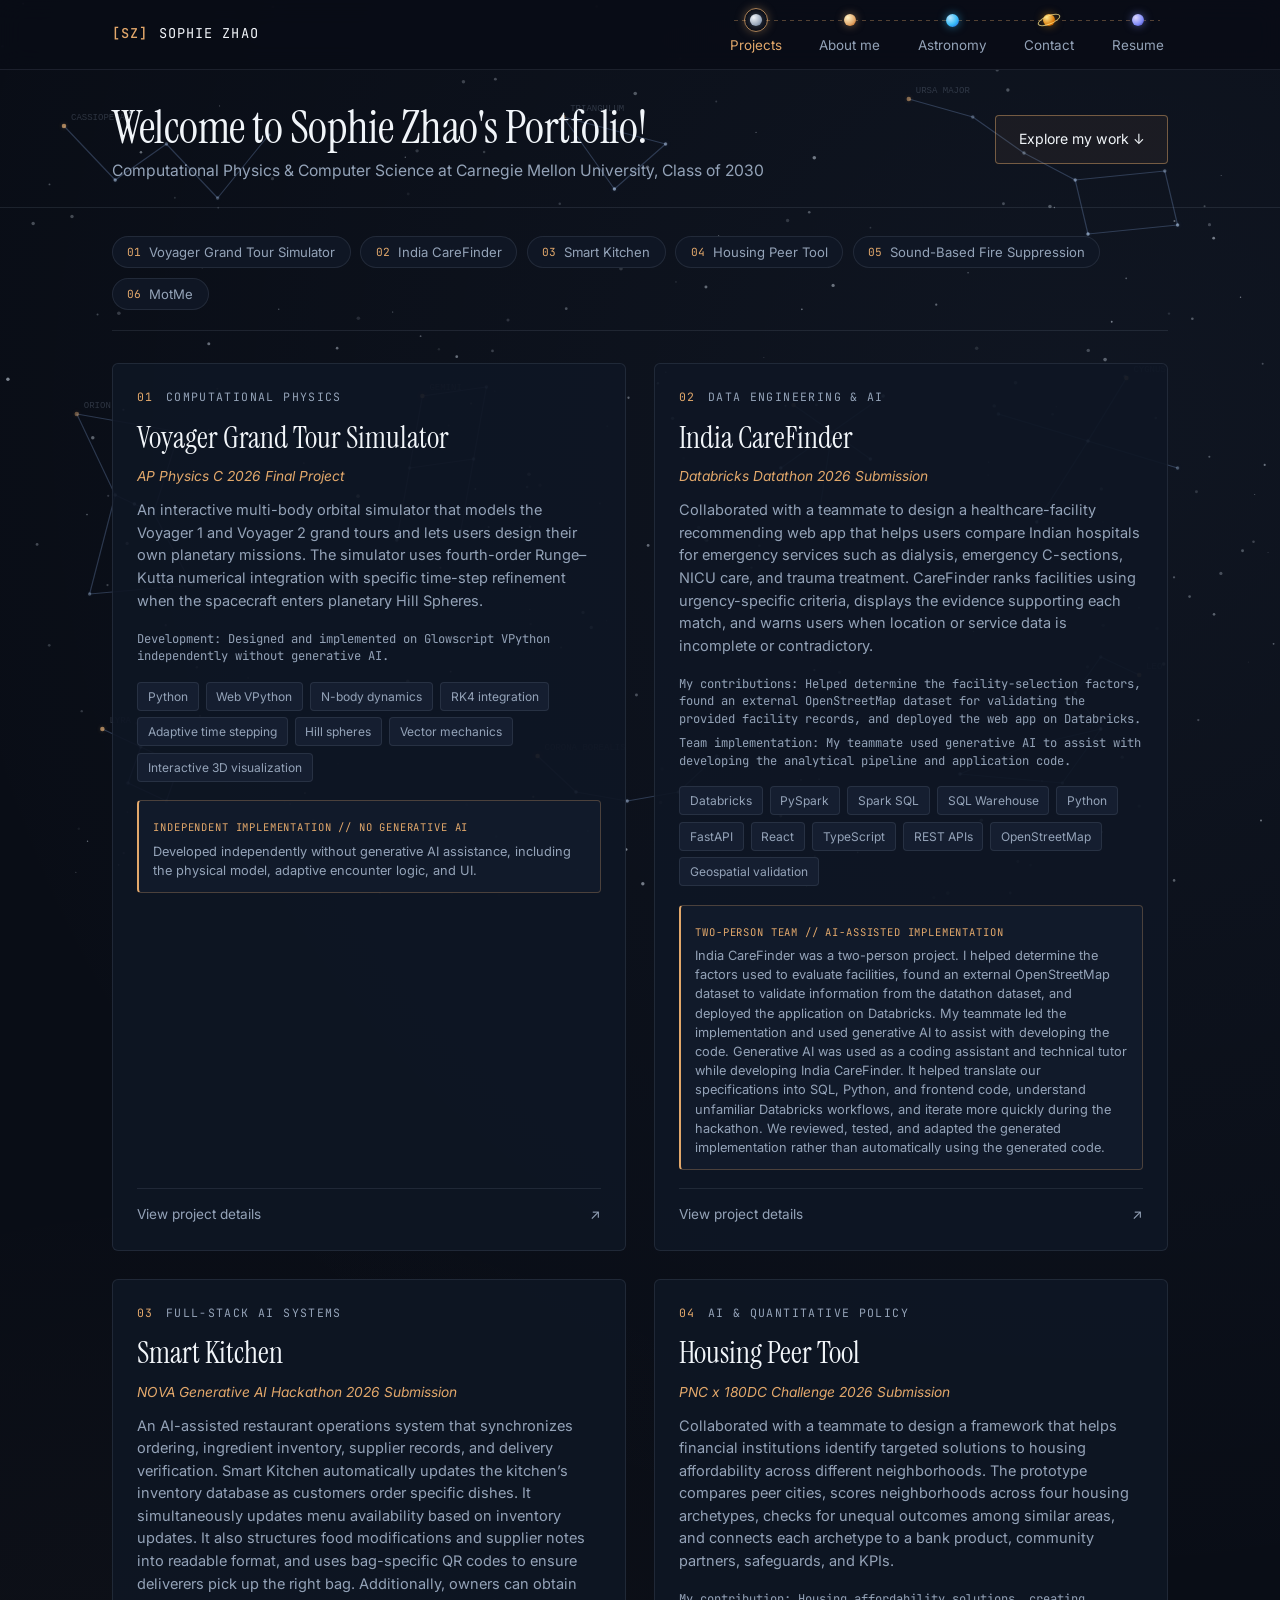
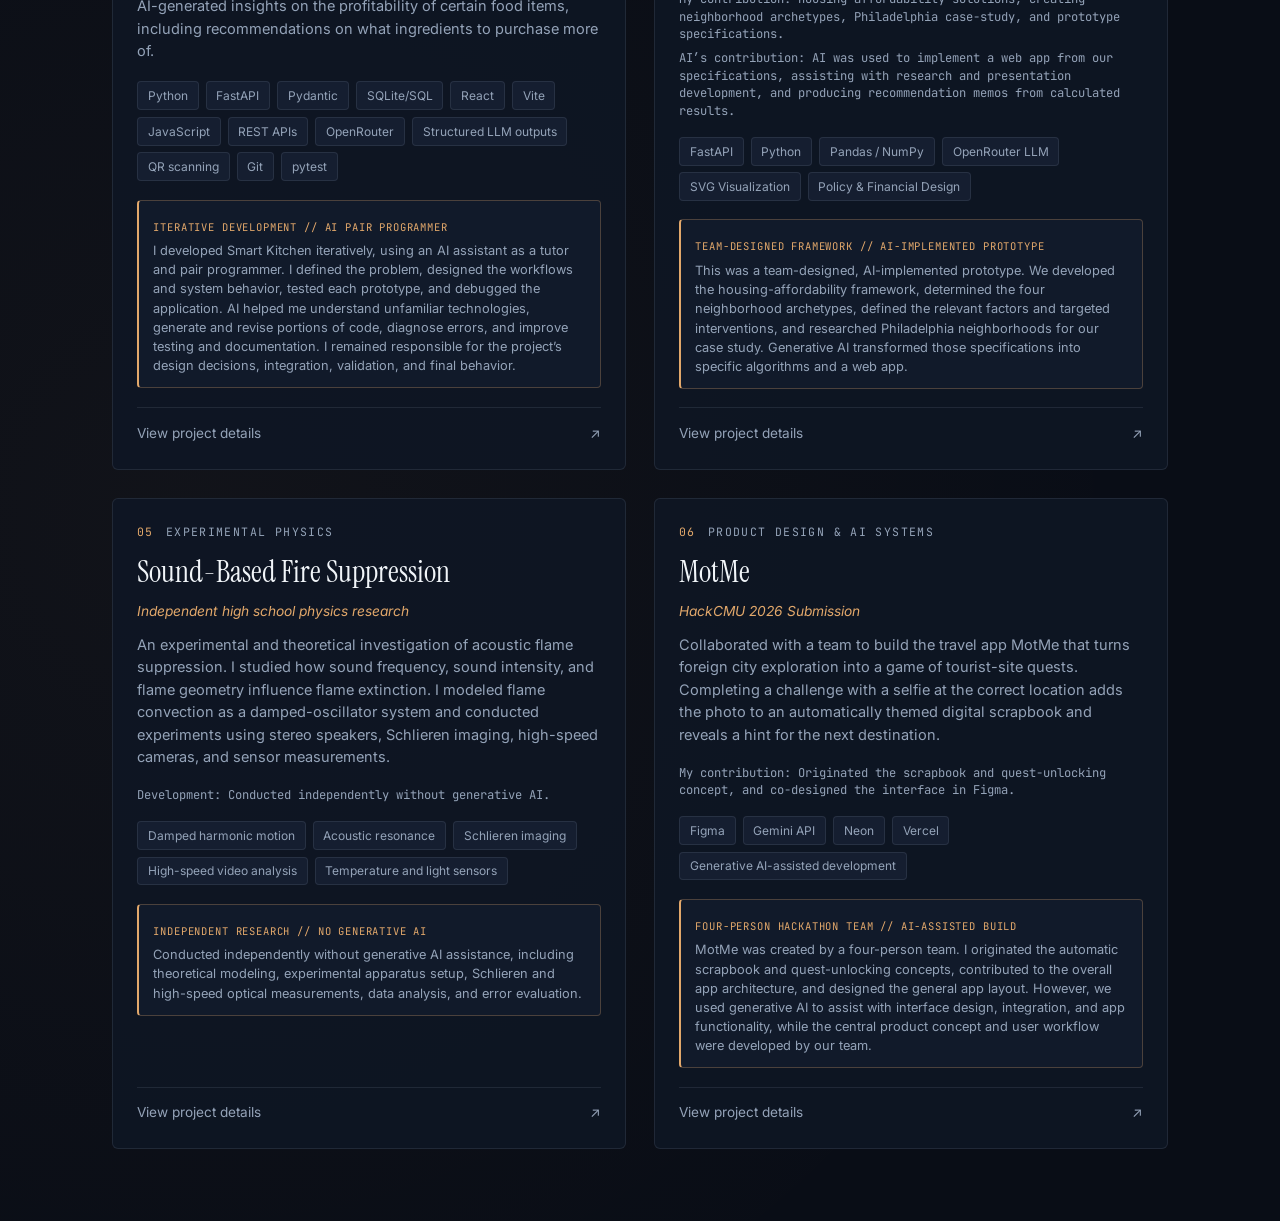
<file: index.html>
<!DOCTYPE html>
<html lang="en">
<head>
  <meta charset="UTF-8">
  <meta name="viewport" content="width=device-width, initial-scale=1.0">
  <title>Sophie Zhao | Portfolio</title>
  <link rel="stylesheet" href="style.css?v=36">
</head>
<body>
  <header>
    <div class="container nav-wrapper">
      <a href="index.html" class="brand">
        <span class="brand-badge">[SZ]</span>
        <span>SOPHIE ZHAO</span>
      </a>
      <nav>
        <a href="index.html" class="active">Projects</a>
        <a href="about.html">About me</a>
        <a href="astronomy.html">Astronomy</a>
        <a href="contact.html">Contact</a>
        <a href="resume.html">Resume</a>
      </nav>
    </div>
  </header>

  <main>
    <section class="hero hero-compact">
      <div class="container hero-horizontal">
        <div class="hero-horizontal-text">
          <h1 class="serif-title">Welcome to Sophie Zhao's Portfolio!</h1>
          <p class="hero-sub">
            Computational Physics &amp; Computer Science at Carnegie Mellon University, Class of 2030
          </p>
        </div>
        <a href="#selected-work" class="btn-outline hero-cta">Explore my work &darr;</a>
      </div>
    </section>

    <section id="selected-work" class="section-block">
      <div class="container">
        <!-- Quick-Jump Project Index Tabs -->
        <div id="project-jump-tabs" class="project-jump-tabs" aria-label="Jump to project"></div>

        <div id="projects-container" class="projects-grid"></div>
      </div>
    </section>
  </main>

  <script src="projects-data.js?v=36"></script>
  <script>
    const jumpTabsContainer = document.getElementById("project-jump-tabs");
    const container = document.getElementById("projects-container");

    Object.entries(PROJECTS).forEach(([slug, p]) => {
      const tabBtn = document.createElement("button");
      tabBtn.type = "button";
      tabBtn.className = "jump-tab";
      tabBtn.innerHTML = `<span class="jump-num">${p.number}</span><span>${p.title}</span>`;
      tabBtn.addEventListener("click", () => {
        document.querySelectorAll(".jump-tab").forEach(t => t.classList.remove("active"));
        tabBtn.classList.add("active");

        const targetCard = document.getElementById(`card-${slug}`);
        if (targetCard) {
          targetCard.scrollIntoView({ behavior: "smooth", block: "center" });
          targetCard.classList.remove("card-highlight-pulse");
          void targetCard.offsetWidth;
          targetCard.classList.add("card-highlight-pulse");
        }
      });
      jumpTabsContainer.appendChild(tabBtn);

      const skillsHtml = p.skills.map(s => `<span class="skill-pill">${s}</span>`).join("");
      const cardNotesHtml = (p.cardNotes && p.cardNotes.length > 0)
        ? `<div class="card-notes-list">${p.cardNotes.map(n => `<p class="card-dev-note">${n}</p>`).join("")}</div>`
        : "";
      const aiTransparencyHtml = p.aiTransparency
        ? `
          <div class="card-ai-box">
            <span class="card-ai-badge">${p.aiTransparency.badge}</span>
            <p class="card-ai-text">${p.aiTransparency.paragraphs.join(" ")}</p>
          </div>
        `
        : "";

      container.innerHTML += `
        <a id="card-${slug}" href="project.html?id=${slug}" class="project-card">
          <div>
            <div class="card-meta">
              <span class="mono-label mono-amber">${p.number}</span>
              <span class="mono-label">${p.category}</span>
            </div>
            <h3>${p.title}</h3>
            <p class="card-subtitle">${p.subtitle}</p>
            <p class="card-desc">${p.cardSummary}</p>
            ${cardNotesHtml}
            <div class="skill-pills">${skillsHtml}</div>
            ${aiTransparencyHtml}
          </div>
          <div class="card-footer">
            <span>View project details</span>
            <span>&nearr;</span>
          </div>
        </a>
      `;
    });
  </script>
  <script src="physics-interactions.js?v=36"></script>
</body>
</html>
</file>
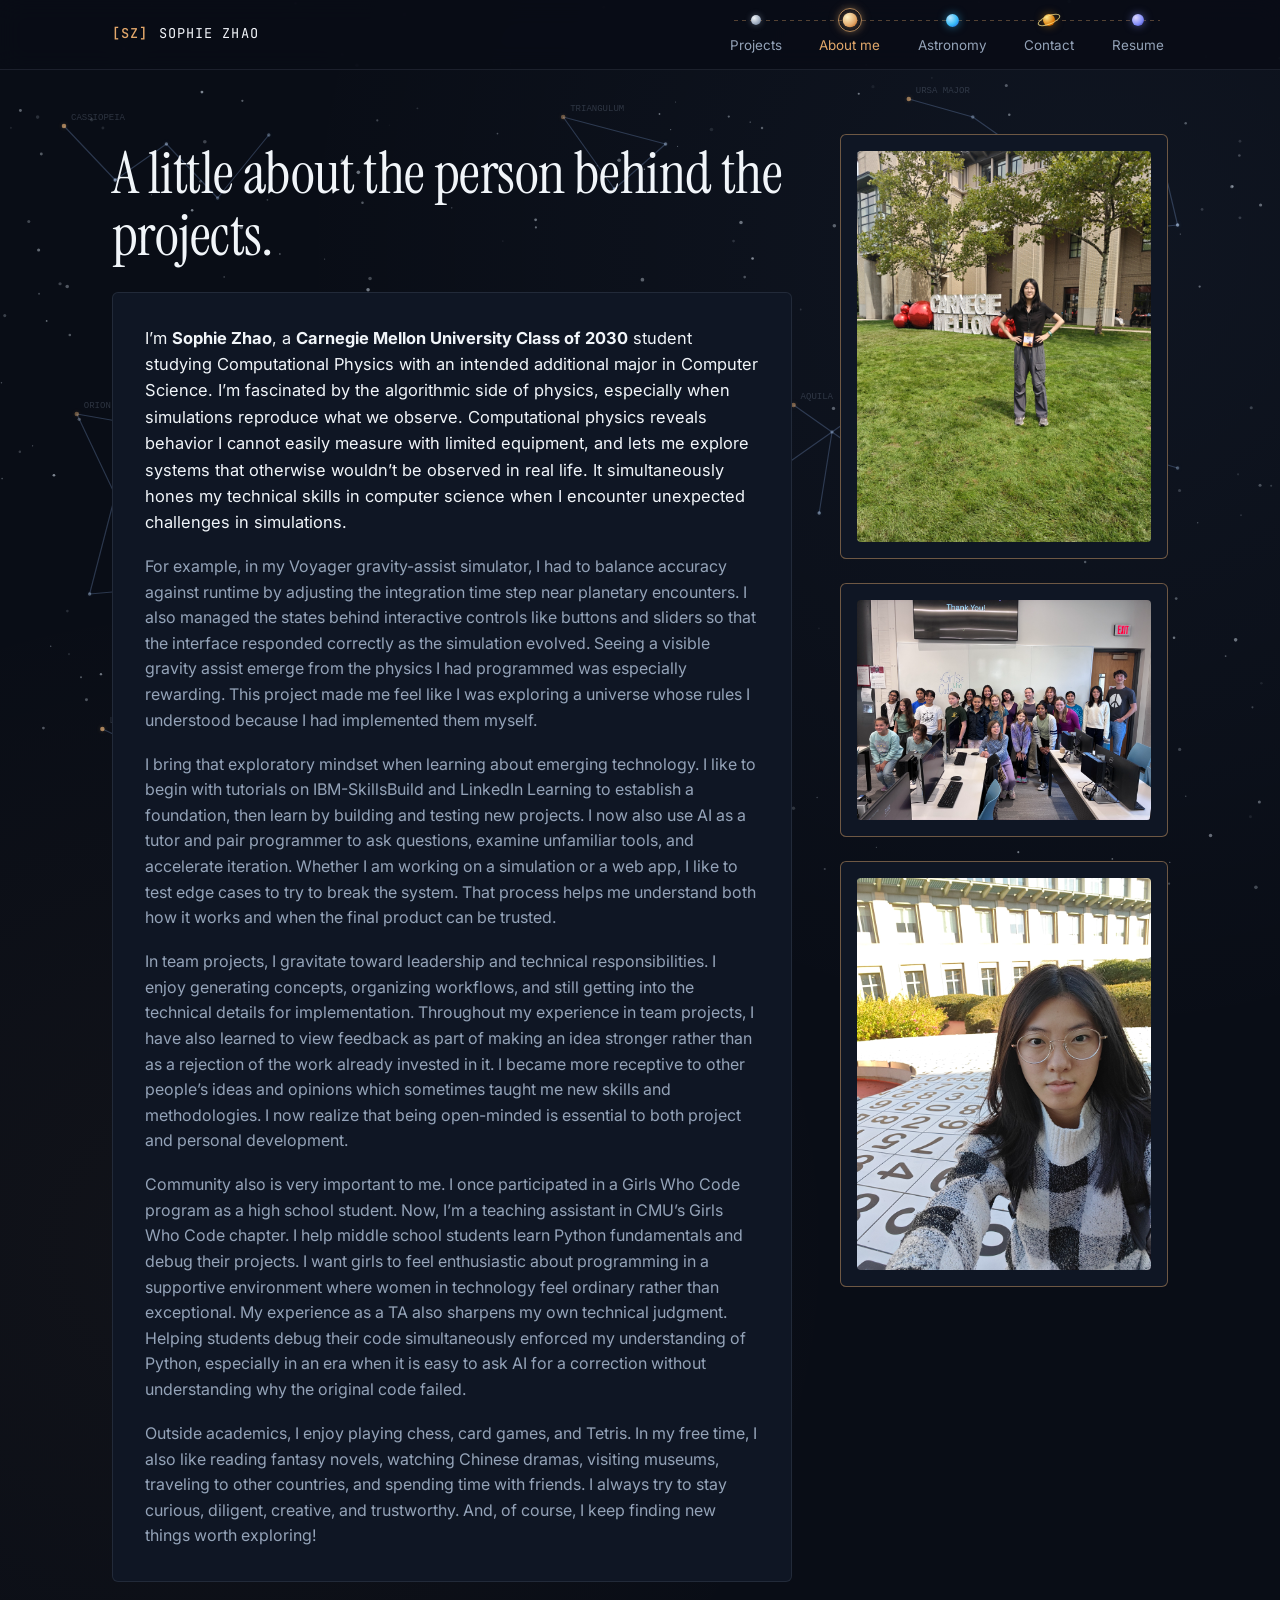
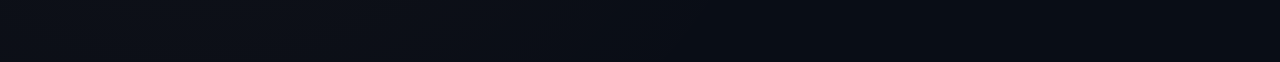
<file: about.html>
<!DOCTYPE html>
<html lang="en">
<head>
  <meta charset="UTF-8">
  <meta name="viewport" content="width=device-width, initial-scale=1.0">
  <title>About Me | Sophie Zhao</title>
  <link rel="stylesheet" href="style.css?v=36">
</head>
<body>
  <header>
    <div class="container nav-wrapper">
      <a href="index.html" class="brand">
        <span class="brand-badge">[SZ]</span>
        <span>SOPHIE ZHAO</span>
      </a>
      <nav>
        <a href="index.html">Projects</a>
        <a href="about.html" class="active">About me</a>
        <a href="astronomy.html">Astronomy</a>
        <a href="contact.html">Contact</a>
        <a href="resume.html">Resume</a>
      </nav>
    </div>
  </header>

  <main class="container">
    <div class="two-col-layout" style="padding-bottom: 5rem;">
      <div>
        <h1 class="serif-title" style="font-size: clamp(2.6rem, 4.5vw, 3.8rem); margin: 0.6rem 0 1.5rem;">
          A little about the person behind the projects.
        </h1>

        <div class="bio-card" style="display: flex; flex-direction: column; gap: 1.15rem;">
          <p style="font-size: 1.03rem;">
            I’m <strong>Sophie Zhao</strong>, a <strong>Carnegie Mellon University Class of 2030</strong> student studying Computational Physics with an intended additional major in Computer Science. I’m fascinated by the algorithmic side of physics, especially when simulations reproduce what we observe. Computational physics reveals behavior I cannot easily measure with limited equipment, and lets me explore systems that otherwise wouldn’t be observed in real life. It simultaneously hones my technical skills in computer science when I encounter unexpected challenges in simulations.
          </p>
          <p style="color: var(--text-secondary);">
            For example, in my Voyager gravity-assist simulator, I had to balance accuracy against runtime by adjusting the integration time step near planetary encounters. I also managed the states behind interactive controls like buttons and sliders so that the interface responded correctly as the simulation evolved. Seeing a visible gravity assist emerge from the physics I had programmed was especially rewarding. This project made me feel like I was exploring a universe whose rules I understood because I had implemented them myself.
          </p>
          <p style="color: var(--text-secondary);">
            I bring that exploratory mindset when learning about emerging technology. I like to begin with tutorials on IBM-SkillsBuild and LinkedIn Learning to establish a foundation, then learn by building and testing new projects. I now also use AI as a tutor and pair programmer to ask questions, examine unfamiliar tools, and accelerate iteration. Whether I am working on a simulation or a web app, I like to test edge cases to try to break the system. That process helps me understand both how it works and when the final product can be trusted.
          </p>
          <p style="color: var(--text-secondary);">
            In team projects, I gravitate toward leadership and technical responsibilities. I enjoy generating concepts, organizing workflows, and still getting into the technical details for implementation. Throughout my experience in team projects, I have also learned to view feedback as part of making an idea stronger rather than as a rejection of the work already invested in it. I became more receptive to other people’s ideas and opinions which sometimes taught me new skills and methodologies. I now realize that being open-minded is essential to both project and personal development.
          </p>
          <p style="color: var(--text-secondary);">
            Community also is very important to me. I once participated in a Girls Who Code program as a high school student. Now, I’m a teaching assistant in CMU’s Girls Who Code chapter. I help middle school students learn Python fundamentals and debug their projects. I want girls to feel enthusiastic about programming in a supportive environment where women in technology feel ordinary rather than exceptional. My experience as a TA also sharpens my own technical judgment. Helping students debug their code simultaneously enforced my understanding of Python, especially in an era when it is easy to ask AI for a correction without understanding why the original code failed.
          </p>
          <p style="color: var(--text-secondary);">
            Outside academics, I enjoy playing chess, card games, and Tetris. In my free time, I also like reading fantasy novels, watching Chinese dramas, visiting museums, traveling to other countries, and spending time with friends. I always try to stay curious, diligent, creative, and trustworthy. And, of course, I keep finding new things worth exploring!
          </p>
        </div>
      </div>

      <div class="about-photo-stack">
        <div class="sidebar-card about-photo-card" style="padding: 1rem;">
          <img src="assets/main-about-me-img.jpg" onerror="this.onerror=null; this.src='main-about-me-img.jpg';" alt="Sophie Zhao" class="about-portrait-img">
        </div>
        <div class="sidebar-card about-photo-card" style="padding: 1rem;">
          <img src="assets/gwc-fall-2026-ta.png" onerror="this.onerror=null; this.src='gwc-fall-2026-ta.png';" alt="CMU Girls Who Code Fall 2026 Teaching Assistant" class="about-portrait-img">
        </div>
        <div class="sidebar-card about-photo-card" style="padding: 1rem;">
          <img src="assets/number-garden.jpg" onerror="this.onerror=null; this.src='number-garden.jpg';" alt="Number Garden" class="about-portrait-img">
        </div>
      </div>
    </div>
  </main>
  <script src="physics-interactions.js?v=36"></script>
</body>
</html>
</file>
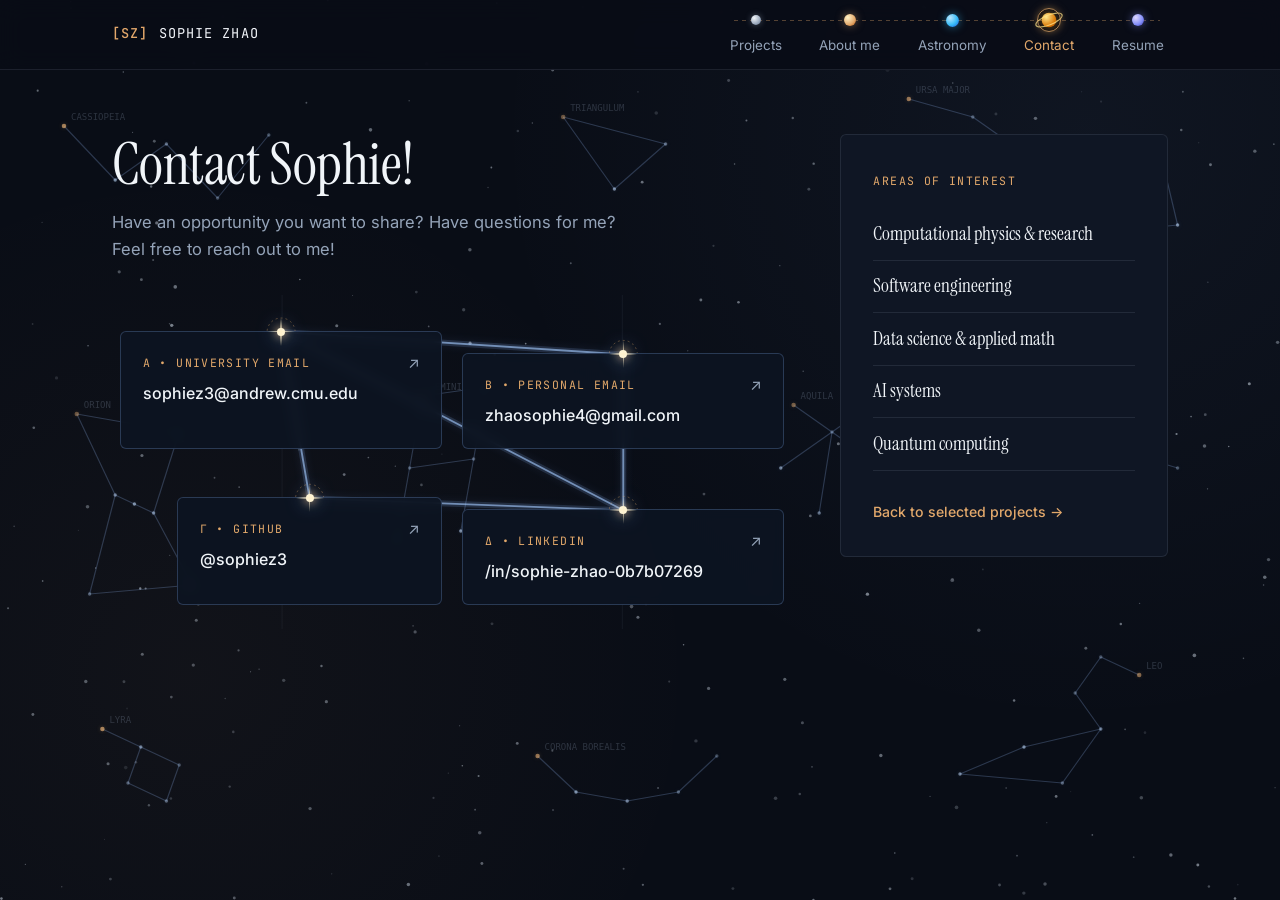
<file: contact.html>
<!DOCTYPE html>
<html lang="en">
<head>
  <meta charset="UTF-8">
  <meta name="viewport" content="width=device-width, initial-scale=1.0">
  <title>Contact | Sophie Zhao</title>
  <link rel="stylesheet" href="style.css?v=36">
</head>
<body>
  <header>
    <div class="container nav-wrapper">
      <a href="index.html" class="brand">
        <span class="brand-badge">[SZ]</span>
        <span>SOPHIE ZHAO</span>
      </a>
      <nav>
        <a href="index.html">Projects</a>
        <a href="about.html">About me</a>
        <a href="astronomy.html">Astronomy</a>
        <a href="contact.html" class="active">Contact</a>
        <a href="resume.html">Resume</a>
      </nav>
    </div>
  </header>

  <main class="container">
    <div class="two-col-layout">
      <div>
        <h1 class="serif-title" style="font-size: clamp(2.6rem, 4.5vw, 3.8rem); margin: 0 0 0.85rem;">
          Contact Sophie!
        </h1>
        <p style="color: var(--text-secondary); font-size: 1.04rem; margin-bottom: 2rem; max-width: 520px;">
          Have an opportunity you want to share? Have questions for me? Feel free to reach out to me!
        </p>

        <!-- Executive Contact Constellation Stage -->
        <div class="contact-constellation-stage" aria-label="Contact Constellation">
          <svg id="contact-constellation-svg" class="contact-constellation-svg" aria-hidden="true"></svg>

          <!-- Star α: University Email -->
          <a href="mailto:sophiez3@andrew.cmu.edu" class="contact-star-card c-star-1" data-cstar="0" data-bayer="α">
            <div class="star-beacon" aria-hidden="true">
              <span class="star-flare-h"></span>
              <span class="star-flare-v"></span>
              <span class="star-core"></span>
            </div>
            <div class="contact-star-top">
              <span class="mono-label mono-amber">α &bull; UNIVERSITY EMAIL</span>
              <span class="contact-star-arrow">&nearr;</span>
            </div>
            <strong>sophiez3@andrew.cmu.edu</strong>
          </a>

          <!-- Star β: Personal Email -->
          <a href="mailto:zhaosophie4@gmail.com" class="contact-star-card c-star-2" data-cstar="1" data-bayer="β">
            <div class="star-beacon" aria-hidden="true">
              <span class="star-flare-h"></span>
              <span class="star-flare-v"></span>
              <span class="star-core"></span>
            </div>
            <div class="contact-star-top">
              <span class="mono-label mono-amber">β &bull; PERSONAL EMAIL</span>
              <span class="contact-star-arrow">&nearr;</span>
            </div>
            <strong>zhaosophie4@gmail.com</strong>
          </a>

          <!-- Star γ: GitHub -->
          <a href="https://github.com/sophiez3" target="_blank" rel="noopener noreferrer" class="contact-star-card c-star-3" data-cstar="2" data-bayer="γ">
            <div class="star-beacon" aria-hidden="true">
              <span class="star-flare-h"></span>
              <span class="star-flare-v"></span>
              <span class="star-core"></span>
            </div>
            <div class="contact-star-top">
              <span class="mono-label mono-amber">γ &bull; GITHUB</span>
              <span class="contact-star-arrow">&nearr;</span>
            </div>
            <strong>@sophiez3</strong>
          </a>

          <!-- Star δ: LinkedIn -->
          <a href="https://www.linkedin.com/in/sophie-zhao-0b7b07269/" target="_blank" rel="noopener noreferrer" class="contact-star-card c-star-4" data-cstar="3" data-bayer="δ">
            <div class="star-beacon" aria-hidden="true">
              <span class="star-flare-h"></span>
              <span class="star-flare-v"></span>
              <span class="star-core"></span>
            </div>
            <div class="contact-star-top">
              <span class="mono-label mono-amber">δ &bull; LINKEDIN</span>
              <span class="contact-star-arrow">&nearr;</span>
            </div>
            <strong>/in/sophie-zhao-0b7b07269</strong>
          </a>
        </div>
      </div>

      <div>
        <div class="sidebar-card" style="position: sticky; top: 6.5rem;">
          <span class="mono-label mono-amber">AREAS OF INTEREST</span>
          <ul class="approach-steps" style="margin-bottom: 1.75rem;">
            <li style="font-size: 1.2rem;"><span>Computational physics &amp; research</span></li>
            <li style="font-size: 1.2rem;"><span>Software engineering</span></li>
            <li style="font-size: 1.2rem;"><span>Data science &amp; applied math</span></li>
            <li style="font-size: 1.2rem;"><span>AI systems</span></li>
            <li style="font-size: 1.2rem;"><span>Quantum computing</span></li>
          </ul>
          <a href="index.html#selected-work" class="action-link">Back to selected projects &rarr;</a>
        </div>
      </div>
    </div>
  </main>

  <script src="physics-interactions.js?v=36"></script>
  <script>
    (function () {
      const stage = document.querySelector(".contact-constellation-stage");
      const svg = document.getElementById("contact-constellation-svg");
      const cards = Array.from(document.querySelectorAll(".contact-star-card"));

      // Connects α (0) — β (1) — δ (3) — γ (2) — α (0) + diagonal α — δ into a crisp quadrilateral asterism
      const EDGES = [
        [0, 1],
        [1, 3],
        [3, 2],
        [2, 0],
        [0, 3]
      ];

      function drawContactConstellation() {
        if (!stage || !svg) return;
        const rect = stage.getBoundingClientRect();
        const w = rect.width;
        const h = rect.height;
        svg.setAttribute("viewBox", `0 0 ${w} ${h}`);
        svg.innerHTML = "";

        // Subtle celestial grid lines
        [0.25, 0.75].forEach((rx) => {
          const line = document.createElementNS("http://www.w3.org/2000/svg", "line");
          line.setAttribute("x1", (w * rx).toFixed(1));
          line.setAttribute("y1", "0");
          line.setAttribute("x2", (w * rx).toFixed(1));
          line.setAttribute("y2", h.toFixed(1));
          line.setAttribute("class", "celestial-grid-line");
          svg.appendChild(line);
        });

        const centers = cards.map((card) => {
          const beacon = card.querySelector(".star-beacon") || card;
          const r = beacon.getBoundingClientRect();
          return {
            x: r.left - rect.left + r.width / 2,
            y: r.top - rect.top + r.height / 2,
            bayer: card.dataset.bayer || ""
          };
        });

        EDGES.forEach(([a, b]) => {
          if (!centers[a] || !centers[b]) return;
          const glow = document.createElementNS("http://www.w3.org/2000/svg", "line");
          glow.setAttribute("x1", centers[a].x.toFixed(1));
          glow.setAttribute("y1", centers[a].y.toFixed(1));
          glow.setAttribute("x2", centers[b].x.toFixed(1));
          glow.setAttribute("y2", centers[b].y.toFixed(1));
          glow.dataset.a = a;
          glow.dataset.b = b;
          glow.classList.add("constellation-edge-glow");
          svg.appendChild(glow);

          const edge = document.createElementNS("http://www.w3.org/2000/svg", "line");
          edge.setAttribute("x1", centers[a].x.toFixed(1));
          edge.setAttribute("y1", centers[a].y.toFixed(1));
          edge.setAttribute("x2", centers[b].x.toFixed(1));
          edge.setAttribute("y2", centers[b].y.toFixed(1));
          edge.dataset.a = a;
          edge.dataset.b = b;
          edge.classList.add("constellation-edge");
          svg.appendChild(edge);
        });

        centers.forEach((pt, idx) => {
          const ring = document.createElementNS("http://www.w3.org/2000/svg", "circle");
          ring.setAttribute("cx", pt.x.toFixed(1));
          ring.setAttribute("cy", pt.y.toFixed(1));
          ring.setAttribute("r", "14");
          ring.dataset.star = idx;
          ring.classList.add("constellation-star-ring");
          svg.appendChild(ring);
        });
      }

      cards.forEach((card, idx) => {
        const highlight = (active) => {
          svg.querySelectorAll(".constellation-edge, .constellation-edge-glow").forEach((el) => {
            if (Number(el.dataset.a) === idx || Number(el.dataset.b) === idx) {
              el.classList.toggle("active", active);
            }
          });
          svg.querySelectorAll(".constellation-star-ring").forEach((ring) => {
            if (Number(ring.dataset.star) === idx) {
              ring.classList.toggle("active", active);
            }
          });
        };

        card.addEventListener("pointerenter", () => highlight(true));
        card.addEventListener("pointerleave", () => highlight(false));
        card.addEventListener("focus", () => highlight(true));
        card.addEventListener("blur", () => highlight(false));
      });

      window.addEventListener("load", drawContactConstellation);
      window.addEventListener("resize", drawContactConstellation);
      if ("ResizeObserver" in window && stage) {
        new ResizeObserver(drawContactConstellation).observe(stage);
      }
      setTimeout(drawContactConstellation, 150);
    })();
  </script>
</body>
</html>
</file>
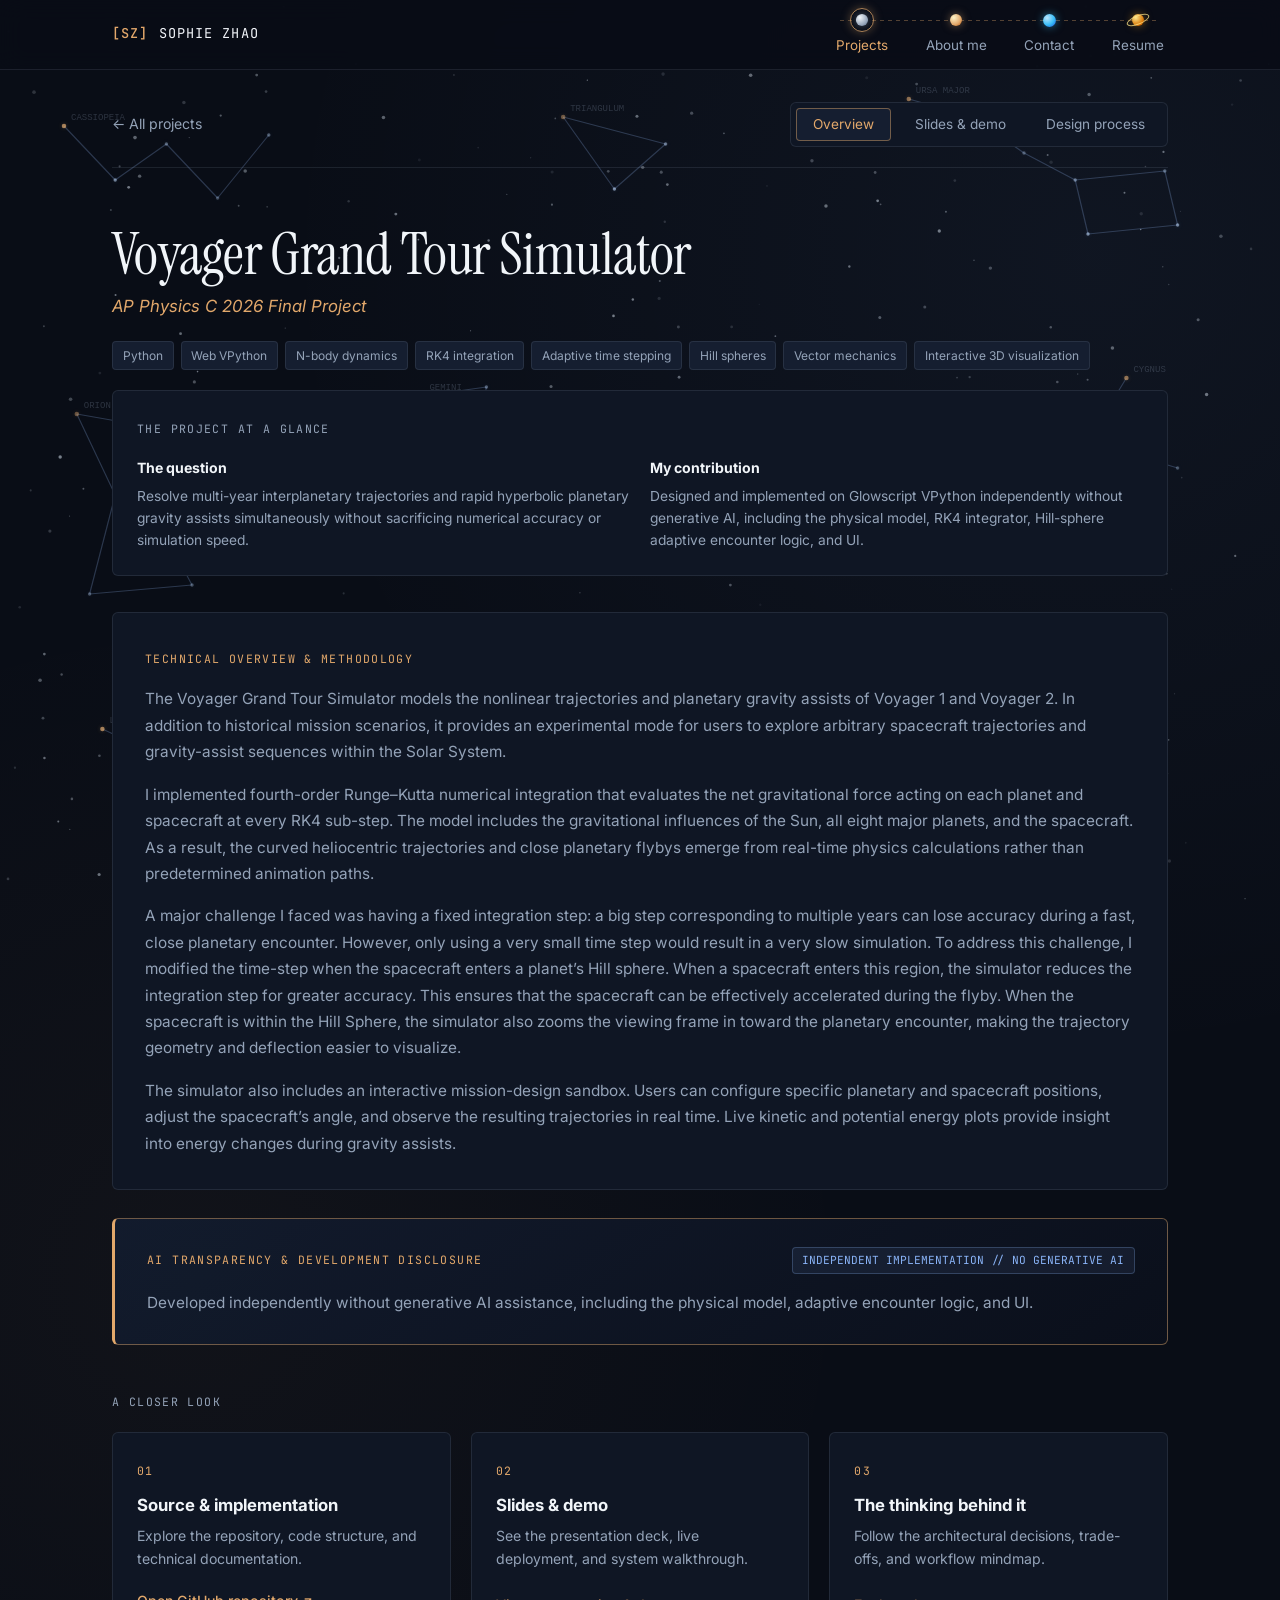
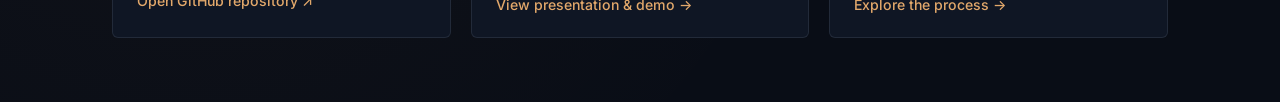
<file: project.html>
<!DOCTYPE html>
<html lang="en">
<head>
  <meta charset="UTF-8">
  <meta name="viewport" content="width=device-width, initial-scale=1.0">
  <title>Project Overview | Sophie Zhao</title>
  <link rel="stylesheet" href="style.css?v=36">
</head>
<body>
  <header>
    <div class="container nav-wrapper">
      <a href="index.html" class="brand">
        <span class="brand-badge">[SZ]</span>
        <span>SOPHIE ZHAO</span>
      </a>
      <nav>
        <a href="index.html" class="active">Projects</a>
        <a href="about.html">About me</a>
        <a href="contact.html">Contact</a>
        <a href="resume.html">Resume</a>
      </nav>
    </div>
  </header>

  <main class="container">
    <div class="workspace-topbar">
      <a href="index.html#selected-work" class="back-btn">&larr; All projects</a>
      <div class="view-tabs" role="tablist">
        <button class="tab-btn active" data-tab="overview">Overview</button>
        <button class="tab-btn" data-tab="media">Slides &amp; demo</button>
        <button class="tab-btn" data-tab="process">Design process</button>
      </div>
    </div>

    <!-- TAB 1: OVERVIEW -->
    <section id="panel-overview" class="view-panel active">
      <div class="overview-hero">
        <div>
          <h1 id="ov-title" class="serif-title"></h1>
          <p id="ov-subtitle" class="overview-subtitle"></p>
          <div id="ov-skills" class="skill-pills"></div>

          <div id="ov-live-bar" style="margin-bottom: 1.25rem; display: none;">
            <a id="ov-live-link" href="#" target="_blank" rel="noopener noreferrer" class="btn-outline">
              Launch Live Web App &nearr;
            </a>
          </div>

          <div class="glance-box">
            <span class="mono-label">THE PROJECT AT A GLANCE</span>
            <div class="glance-grid">
              <div>
                <h4>The question</h4>
                <p id="ov-question"></p>
              </div>
              <div>
                <h4>My contribution</h4>
                <p id="ov-contribution"></p>
              </div>
            </div>
          </div>
        </div>

      </div>

      <!-- Full Technical Description -->
      <div class="detail-article">
        <span class="mono-label mono-amber">TECHNICAL OVERVIEW &amp; METHODOLOGY</span>
        <div id="ov-description-body" class="article-paragraphs"></div>
      </div>

      <!-- AI Transparency & Authorship Disclosure -->
      <div class="ai-transparency-box">
        <div class="ai-transparency-header">
          <span class="mono-label mono-amber">AI TRANSPARENCY &amp; DEVELOPMENT DISCLOSURE</span>
          <span id="ov-ai-badge" class="ai-status-pill"></span>
        </div>
        <div id="ov-ai-body" class="article-paragraphs"></div>
      </div>

      <span class="mono-label" style="display:block; margin-top: 3rem;">A CLOSER LOOK</span>
      <div class="closer-look-grid">
        <div class="action-card">
          <div>
            <span class="mono-label mono-amber">01</span>
            <h4>Source &amp; implementation</h4>
            <p>Explore the repository, code structure, and technical documentation.</p>
          </div>
          <a id="ov-github-link" href="#" target="_blank" rel="noopener noreferrer" class="action-link">
            Open GitHub repository &nearr;
          </a>
        </div>

        <div class="action-card">
          <div>
            <span class="mono-label mono-amber">02</span>
            <h4>Slides &amp; demo</h4>
            <p>See the presentation deck, live deployment, and system walkthrough.</p>
          </div>
          <button class="action-link" onclick="switchTab('media')">View presentation &amp; demo &rarr;</button>
        </div>

        <div class="action-card">
          <div>
            <span class="mono-label mono-amber">03</span>
            <h4>The thinking behind it</h4>
            <p>Follow the architectural decisions, trade-offs, and workflow mindmap.</p>
          </div>
          <button class="action-link" onclick="switchTab('process')">Explore the process &rarr;</button>
        </div>
      </div>
    </section>

    <!-- TAB 2: SLIDES & DEMO -->
    <section id="panel-media" class="view-panel">
      <h1 id="media-title" class="serif-title" style="font-size: 3rem; margin: 0.5rem 0;">The idea, in motion.</h1>
      <p style="color: var(--text-secondary);">A guided walkthrough of the problem, methodology, and working system.</p>

      <div id="media-stack" class="media-stack"></div>
    </section>

    <!-- TAB 3: IDEATION / DESIGN PROCESS MINDMAP -->
    <section id="panel-process" class="view-panel">
      <h1 class="serif-title" style="font-size: 3rem; margin: 0.5rem 0;">Follow the thinking.</h1>
      <p style="color: var(--text-secondary);">A structured map of the core question, modeling decisions, and engineering workflow.</p>

      <div class="mindmap-canvas">
        <div class="mindmap-flow" id="mindmap-grid"></div>
      </div>

      <div class="tradeoff-banner">
        <div>
          <span class="mono-label mono-amber">KEY ENGINEERING TRADE-OFF</span>
          <p id="proc-tradeoff" style="margin-top: 0.35rem; color: var(--text-primary);"></p>
        </div>
        <button class="btn-outline" onclick="switchTab('overview')">&larr; Back to overview</button>
      </div>
    </section>
  </main>

  <script src="projects-data.js?v=36"></script>
  <script>
    const params = new URLSearchParams(window.location.search);
    const projectId = params.get("id") || "voyager-grand-tour";
    const p = PROJECTS[projectId] || PROJECTS["voyager-grand-tour"];

    document.title = `${p.title} | Sophie Zhao`;

    document.getElementById("ov-title").textContent = p.title;
    document.getElementById("ov-subtitle").textContent = p.subtitle;
    document.getElementById("ov-skills").innerHTML = p.skills.map(s => `<span class="skill-pill">${s}</span>`).join("");
    document.getElementById("ov-question").textContent = p.question;
    document.getElementById("ov-contribution").textContent = p.contribution;
    document.getElementById("ov-github-link").href = p.githubUrl;

    if (p.liveUrl) {
      const liveBar = document.getElementById("ov-live-bar");
      const liveLink = document.getElementById("ov-live-link");
      liveBar.style.display = "block";
      liveLink.href = p.liveUrl;
      if (p.liveLabel) {
        liveLink.textContent = p.liveLabel;
      }
    }

    document.getElementById("ov-description-body").innerHTML = p.fullDescription
      .map(para => `<p>${para}</p>`)
      .join("");

    document.getElementById("ov-ai-badge").textContent = p.aiTransparency.badge;
    document.getElementById("ov-ai-body").innerHTML = p.aiTransparency.paragraphs
      .map(para => `<p>${para}</p>`)
      .join("");

    const mediaStack = document.getElementById("media-stack");
    let mediaHtml = "";

    if (p.liveUrl) {
      mediaHtml += `
        <div class="media-box">
          <div class="media-box-header">
            <span class="mono-label mono-amber">LIVE DEPLOYED APPLICATION</span>
            <a href="${p.liveUrl}" target="_blank" rel="noopener noreferrer" class="action-link">Open ${p.liveUrl} &nearr;</a>
          </div>
          <p style="color: var(--text-secondary);">
            Test the deployed interactive web application directly in your browser or inspect the codebase on GitHub.
          </p>
        </div>`;
    }

    if (p.videoMp4) {
      mediaHtml += `
        <div class="media-box">
          <div class="media-box-header">
            <span class="mono-label mono-amber">DEMO VIDEO WALKTHROUGH</span>
            <a href="${p.videoMp4}" download class="action-link">Download MP4 &darr;</a>
          </div>
          <video class="video-frame" controls playsinline preload="metadata">
            <source src="${p.videoMp4}" type="video/mp4">
          </video>
        </div>`;
    }

    if (p.slidesPdf) {
      mediaHtml += `
        <div class="media-box">
          <div class="media-box-header">
            <span class="mono-label mono-amber">SLIDE DECK PRESENTATION</span>
            <a href="${p.slidesPdf}" target="_blank" rel="noopener noreferrer" class="action-link">Open Fullscreen PDF &nearr;</a>
          </div>
          <iframe class="slides-frame" src="${p.slidesPdf}#toolbar=0&navpanes=0" title="${p.title} Slides"></iframe>
        </div>`;
    }

    if (!mediaHtml) {
      mediaHtml = `
        <div class="media-box">
          <span class="mono-label mono-amber">INTERACTIVE SIMULATION &amp; CODE</span>
          <p style="color: var(--text-secondary); margin-top: 0.65rem;">
            Explore the full implementation and simulation source directly in the repository:
            <a href="${p.githubUrl}" target="_blank" rel="noopener noreferrer" class="action-link" style="margin-left: 0.35rem;">Open GitHub Repository &nearr;</a>
          </p>
        </div>`;
    }
    mediaStack.innerHTML = mediaHtml;

    document.getElementById("proc-tradeoff").textContent = p.mindmap.tradeoff;

    const [n1, n2, n3, n4] = p.mindmap.nodes;
    document.getElementById("mindmap-grid").innerHTML = `
      <div class="mm-col">
        <div class="mm-node">
          <span class="mono-label mono-amber">${n1.step}</span>
          <h4>${n1.title}</h4>
          <p>${n1.text}</p>
        </div>
        <div class="mm-node">
          <span class="mono-label mono-amber">${n2.step}</span>
          <h4>${n2.title}</h4>
          <p>${n2.text}</p>
        </div>
      </div>

      <div class="mm-col">
        <div class="mm-node central-node">
          <span class="mono-label mono-amber">CORE QUESTION</span>
          <h3>${p.title}</h3>
          <p>${p.mindmap.centralQuestion}</p>
        </div>
      </div>

      <div class="mm-col">
        <div class="mm-node">
          <span class="mono-label mono-amber">${n3.step}</span>
          <h4>${n3.title}</h4>
          <p>${n3.text}</p>
        </div>
        <div class="mm-node">
          <span class="mono-label mono-amber">${n4.step}</span>
          <h4>${n4.title}</h4>
          <p>${n4.text}</p>
        </div>
      </div>
    `;

    function switchTab(tabName) {
      document.querySelectorAll(".tab-btn").forEach(btn => {
        btn.classList.toggle("active", btn.dataset.tab === tabName);
      });
      document.querySelectorAll(".view-panel").forEach(panel => {
        panel.classList.toggle("active", panel.id === `panel-${tabName}`);
      });
      window.scrollTo({ top: 0, behavior: "smooth" });
    }

    document.querySelectorAll(".tab-btn").forEach(btn => {
      btn.addEventListener("click", () => switchTab(btn.dataset.tab));
    });
  </script>
  <script src="physics-interactions.js?v=36"></script>
</body>
</html>
</file>
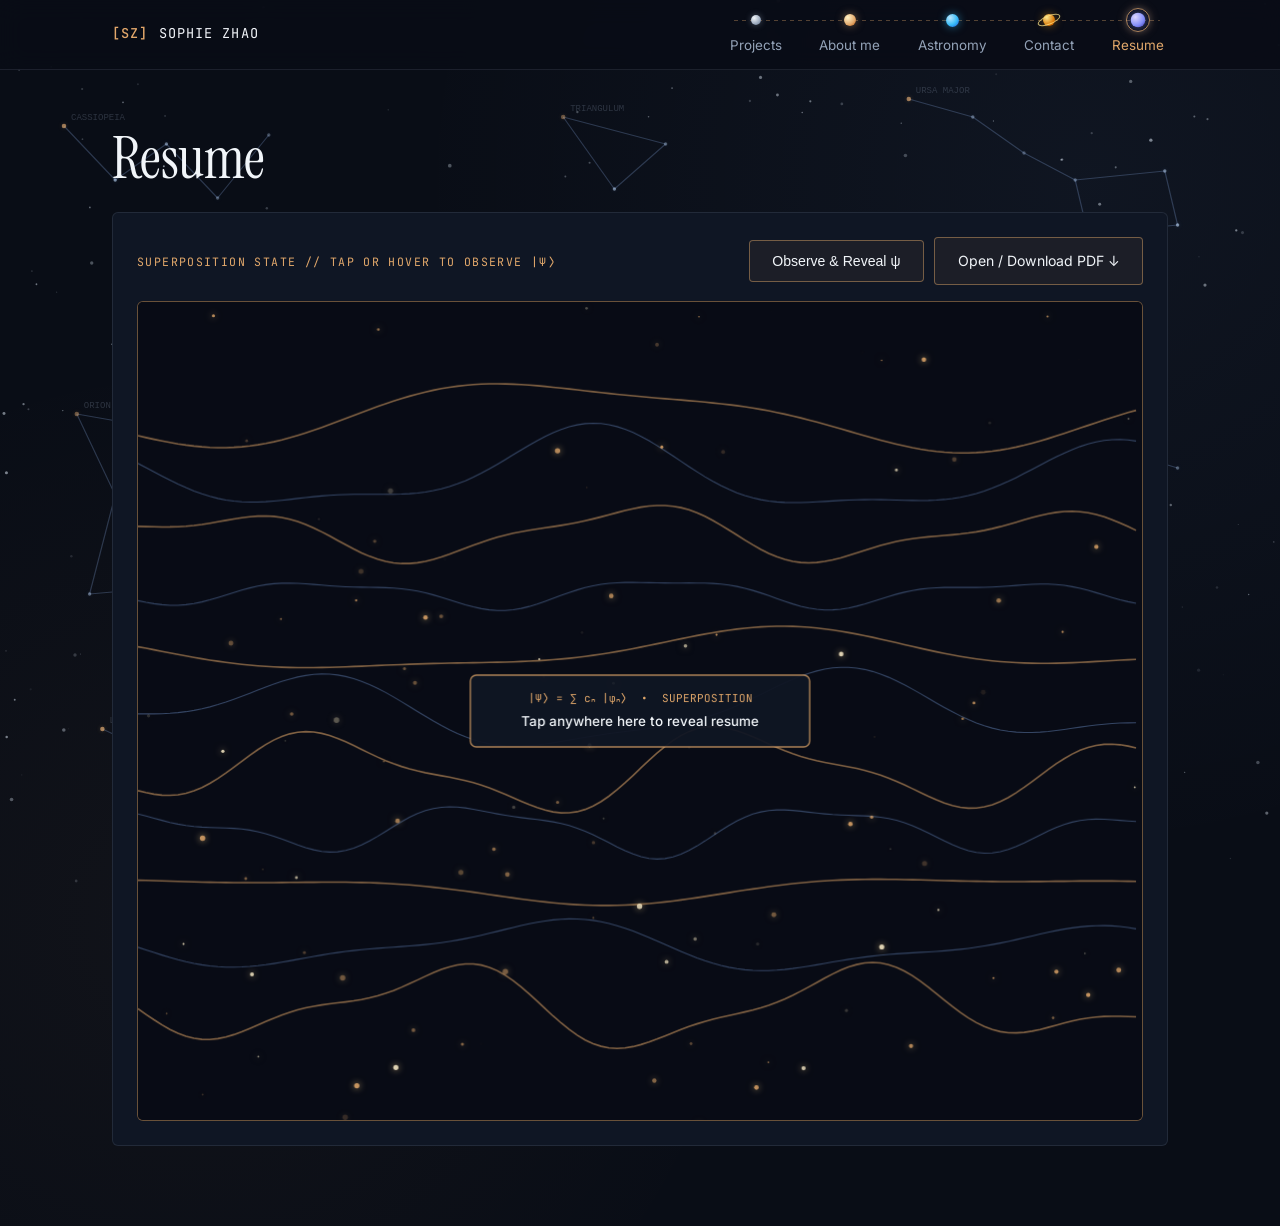
<file: resume.html>
<!DOCTYPE html>
<html lang="en">
<head>
  <meta charset="UTF-8">
  <meta name="viewport" content="width=device-width, initial-scale=1.0">
  <title>Resume | Sophie Zhao</title>
  <link rel="stylesheet" href="style.css?v=36">
</head>
<body>
  <header>
    <div class="container nav-wrapper">
      <a href="index.html" class="brand">
        <span class="brand-badge">[SZ]</span>
        <span>SOPHIE ZHAO</span>
      </a>
      <nav>
        <a href="index.html">Projects</a>
        <a href="about.html">About me</a>
        <a href="astronomy.html">Astronomy</a>
        <a href="contact.html">Contact</a>
        <a href="resume.html" class="active">Resume</a>
      </nav>
    </div>
  </header>

  <main class="container">
    <section id="resume" style="padding: 3.25rem 0 5rem;">
      <h1 class="serif-title" style="font-size: clamp(2.6rem, 4.5vw, 3.8rem); margin: 0.4rem 0 1.35rem;">
        Resume
      </h1>

      <div class="media-box">
        <div class="media-box-header">
          <div>
            <span id="wf-status-text" class="mono-label mono-amber">SUPERPOSITION STATE // TAP OR HOVER TO OBSERVE |ψ⟩</span>
          </div>
          <div class="resume-actions">
            <button type="button" id="wf-collapse-btn" class="btn-outline">
              Observe &amp; Reveal &psi;
            </button>
            <a href="assets/resume.pdf" target="_blank" rel="noopener noreferrer" class="btn-outline">
              Open / Download PDF &darr;
            </a>
          </div>
        </div>

        <div id="wavefunction-shell" class="wavefunction-shell">
          <canvas id="wavefunction-canvas"></canvas>
          <iframe src="assets/resume.pdf#toolbar=0&navpanes=0" title="Sophie Zhao Resume"></iframe>
        </div>
      </div>
    </section>
  </main>
  <script src="physics-interactions.js?v=36"></script>
</body>
</html>
</file>
<file: style.css>
@import url('https://fonts.googleapis.com/css2?family=Instrument+Serif:ital@0;1&family=Inter:wght@300;400;500;600&family=JetBrains+Mono:wght@400;500&display=swap');

:root {
  --bg-primary: #090d16;
  --bg-card: #0f1624;
  --bg-elevated: #151e30;
  --border-subtle: rgba(148, 163, 184, 0.14);
  --border-amber: rgba(226, 168, 107, 0.45);
  --text-primary: #f1f5f9;
  --text-secondary: #94a3b8;
  --text-muted: #64748b;
  --accent-amber: #e2a86b;
  --accent-blue: #8ab4f8;
  --font-serif: 'Instrument Serif', Georgia, serif;
  --font-sans: 'Inter', -apple-system, BlinkMacSystemFont, sans-serif;
  --font-mono: 'JetBrains Mono', monospace;
}

* {
  box-sizing: border-box;
  margin: 0;
  padding: 0;
}

html {
  scroll-behavior: smooth;
}

body {
  background-color: var(--bg-primary);
  color: var(--text-primary);
  font-family: var(--font-sans);
  line-height: 1.6;
  min-height: 100vh;
  display: flex;
  flex-direction: column;
  position: relative;
  background-image: 
    radial-gradient(circle at 85% 15%, rgba(138, 180, 248, 0.05) 0%, transparent 45%),
    radial-gradient(circle at 15% 75%, rgba(226, 168, 107, 0.04) 0%, transparent 40%);
}

header, main, footer {
  position: relative;
  z-index: 2;
}

.container {
  max-width: 1120px;
  width: 100%;
  margin: 0 auto;
  padding: 0 2rem;
}

.mono-label {
  font-family: var(--font-mono);
  font-size: 0.72rem;
  letter-spacing: 0.12em;
  text-transform: uppercase;
  color: var(--text-secondary);
}

.mono-amber {
  color: var(--accent-amber);
}

.serif-title {
  font-family: var(--font-serif);
  font-weight: 400;
  letter-spacing: -0.01em;
  line-height: 1.08;
}

/* Top Navigation & Solar System Planetary Alignment */
header {
  border-bottom: 1px solid var(--border-subtle);
  padding: 0.65rem 0 0.75rem 0;
  position: sticky;
  top: 0;
  background: rgba(9, 13, 22, 0.92);
  backdrop-filter: blur(12px);
  z-index: 100;
}

.nav-wrapper {
  display: flex;
  justify-content: space-between;
  align-items: center;
}

.brand {
  display: flex;
  align-items: center;
  gap: 0.65rem;
  text-decoration: none;
  color: var(--text-primary);
  font-family: var(--font-mono);
  font-size: 0.85rem;
  letter-spacing: 0.08em;
}

.brand-badge {
  color: var(--accent-amber);
  font-weight: 500;
}

nav {
  display: flex;
  gap: 1.85rem;
  align-items: center;
  position: relative;
}

/* Faint ecliptic orbital track passing through the planets */
nav::before {
  content: '';
  position: absolute;
  top: 10px;
  left: 8px;
  right: 8px;
  height: 1px;
  background: repeating-linear-gradient(
    90deg,
    rgba(226, 168, 107, 0.35) 0px,
    rgba(226, 168, 107, 0.35) 4px,
    transparent 4px,
    transparent 8px
  );
  pointer-events: none;
}

nav a.solar-nav-item {
  color: var(--text-secondary);
  text-decoration: none;
  font-size: 0.84rem;
  display: flex;
  flex-direction: column;
  align-items: center;
  padding: 0 0.25rem;
  position: relative;
  z-index: 1;
  transition: color 0.2s ease, transform 0.2s ease;
}

.nav-planet-slot {
  height: 20px;
  display: flex;
  align-items: center;
  justify-content: center;
  margin-bottom: 0.3rem;
  position: relative;
}

.nav-planet-orb {
  display: block;
  border-radius: 50%;
  position: relative;
  transition: transform 0.25s ease, box-shadow 0.25s ease;
}

/* Distinct planets along the ecliptic */
.planet-orb-mercury {
  width: 10px;
  height: 10px;
  background: radial-gradient(circle at 32% 30%, #f1f5f9, #94a3b8 65%, #475569 100%);
  box-shadow: 0 0 6px rgba(148, 163, 184, 0.45);
}

.planet-orb-venus {
  width: 12px;
  height: 12px;
  background: radial-gradient(circle at 32% 30%, #fef3c7, #e2a86b 60%, #b45309 100%);
  box-shadow: 0 0 8px rgba(226, 168, 107, 0.5);
}

.planet-orb-earth {
  width: 13px;
  height: 13px;
  background: radial-gradient(circle at 32% 30%, #bae6fd, #38bdf8 55%, #1d4ed8 100%);
  box-shadow: 0 0 8px rgba(56, 189, 248, 0.55);
}

.planet-orb-saturn {
  width: 12px;
  height: 12px;
  background: radial-gradient(circle at 32% 30%, #fde68a, #d97706 65%, #92400e 100%);
  box-shadow: 0 0 8px rgba(245, 158, 11, 0.5);
}

.planet-orb-saturn::before {
  content: '';
  position: absolute;
  top: 50%;
  left: 50%;
  width: 22px;
  height: 7px;
  border-radius: 50%;
  border: 1.4px solid rgba(253, 230, 138, 0.75);
  transform: translate(-50%, -50%) rotate(-22deg);
  pointer-events: none;
}

.planet-orb-neptune {
  width: 12px;
  height: 12px;
  background: radial-gradient(circle at 32% 30%, #ddd6fe, #818cf8 60%, #3730a3 100%);
  box-shadow: 0 0 8px rgba(129, 140, 248, 0.55);
}

/* Active orbital ring & hover lift */
nav a.solar-nav-item.active .nav-planet-slot::after,
nav a.solar-nav-item:hover .nav-planet-slot::after {
  content: '';
  position: absolute;
  width: 22px;
  height: 22px;
  border-radius: 50%;
  border: 1px solid rgba(226, 168, 107, 0.75);
  box-shadow: 0 0 10px rgba(226, 168, 107, 0.35);
  pointer-events: none;
}

nav a.solar-nav-item:hover .nav-planet-orb,
nav a.solar-nav-item.active .nav-planet-orb {
  transform: scale(1.22);
}

nav a.solar-nav-item:hover {
  color: var(--text-primary);
}

nav a.solar-nav-item.active {
  color: var(--accent-amber);
}

/* Compact Horizontal Hero Section */
.hero.hero-compact {
  padding: 1.65rem 0 1.5rem;
  position: relative;
  overflow: hidden;
  border-bottom: 1px solid var(--border-subtle);
}

.hero-horizontal {
  display: flex;
  justify-content: space-between;
  align-items: center;
  gap: 1.5rem;
  flex-wrap: wrap;
}

.hero-horizontal-text {
  flex: 1 1 560px;
}

.hero.hero-compact h1 {
  font-size: clamp(2.1rem, 3.6vw, 2.9rem);
  margin: 0.35rem 0 0.35rem;
  line-height: 1.1;
}

.hero.hero-compact .hero-sub {
  color: var(--text-secondary);
  font-size: 0.98rem;
  max-width: none;
  margin-bottom: 0;
}

.hero-cta {
  flex-shrink: 0;
}

.btn-outline {
  display: inline-flex;
  align-items: center;
  gap: 0.6rem;
  padding: 0.75rem 1.4rem;
  border: 1px solid var(--border-amber);
  color: var(--text-primary);
  text-decoration: none;
  font-size: 0.88rem;
  border-radius: 4px;
  background: rgba(226, 168, 107, 0.06);
  transition: all 0.2s ease;
  cursor: pointer;
}

.btn-outline:hover {
  background: rgba(226, 168, 107, 0.15);
  border-color: var(--accent-amber);
}

.hero-orbit-art {
  width: 100%;
  max-width: 340px;
  justify-self: end;
  opacity: 0.85;
}

/* Selected Work Section */
.section-block {
  padding: 1.75rem 0 4.5rem;
}

.section-header {
  margin-bottom: 1.25rem;
}

.section-header h2 {
  font-size: clamp(2.2rem, 4vw, 3.1rem);
  margin: 0.5rem 0 0.65rem;
}

.section-header p {
  color: var(--text-secondary);
  font-size: 1rem;
}

/* Project Cards Grid */
.projects-grid {
  display: grid;
  grid-template-columns: repeat(2, 1fr);
  gap: 1.75rem;
}

.project-card {
  background: rgba(15, 22, 36, 0.92);
  border: 1px solid var(--border-subtle);
  border-radius: 6px;
  padding: 1.5rem;
  display: flex;
  flex-direction: column;
  justify-content: space-between;
  text-decoration: none;
  color: inherit;
  transition: transform 0.25s ease, border-color 0.25s ease, box-shadow 0.25s ease;
}

.project-card:hover {
  transform: translateY(-4px);
  border-color: var(--border-amber);
  box-shadow: 0 12px 32px rgba(0, 0, 0, 0.45);
}

.card-diagram {
  background: #0b101b;
  border: 1px solid var(--border-subtle);
  border-radius: 4px;
  height: 190px;
  margin-bottom: 1.4rem;
  padding: 1rem;
  display: flex;
  flex-direction: column;
  justify-content: space-between;
  position: relative;
  overflow: hidden;
}

.card-diagram svg {
  width: 100%;
  height: 135px;
}

.card-meta {
  display: flex;
  align-items: center;
  gap: 0.75rem;
  margin-bottom: 0.5rem;
}

.project-card h3 {
  font-family: var(--font-serif);
  font-size: 1.85rem;
  font-weight: 400;
  margin-bottom: 0.2rem;
}

.card-subtitle {
  font-style: italic;
  color: var(--accent-amber);
  font-size: 0.86rem;
  margin-bottom: 0.75rem;
}

.project-card .card-desc {
  color: var(--text-secondary);
  font-size: 0.91rem;
  margin-bottom: 1.15rem;
  line-height: 1.55;
}

.skill-pills {
  display: flex;
  flex-wrap: wrap;
  gap: 0.42rem;
  margin-bottom: 1.15rem;
}

.skill-pill {
  background: var(--bg-elevated);
  border: 1px solid var(--border-subtle);
  color: var(--text-secondary);
  font-size: 0.75rem;
  padding: 0.24rem 0.62rem;
  border-radius: 4px;
}

.card-dev-note {
  font-family: var(--font-mono);
  font-size: 0.72rem;
  color: var(--text-muted);
  margin-bottom: 1.1rem;
  line-height: 1.45;
}

.card-footer {
  border-top: 1px solid var(--border-subtle);
  padding-top: 0.9rem;
  display: flex;
  justify-content: space-between;
  align-items: center;
  font-size: 0.85rem;
  color: var(--text-secondary);
}

.project-card:hover .card-footer {
  color: var(--accent-amber);
}

/* Philosophy Strip */
.philosophy-strip {
  border-top: 1px solid var(--border-subtle);
  padding: 4rem 0;
  display: flex;
  justify-content: space-between;
  align-items: flex-end;
  gap: 2rem;
}

.philosophy-strip h3 {
  font-family: var(--font-serif);
  font-size: 2.3rem;
  font-weight: 400;
  margin-bottom: 0.4rem;
}

.philosophy-strip p {
  color: var(--text-secondary);
  max-width: 560px;
}

/* Project Detail Workspace (Tabs + Views) */
.workspace-topbar {
  padding: 2rem 0 1.25rem;
  border-bottom: 1px solid var(--border-subtle);
  display: flex;
  justify-content: space-between;
  align-items: center;
  flex-wrap: wrap;
  gap: 1rem;
}

.back-btn {
  color: var(--text-secondary);
  text-decoration: none;
  font-size: 0.88rem;
  display: inline-flex;
  align-items: center;
  gap: 0.4rem;
}

.back-btn:hover {
  color: var(--accent-amber);
}

.view-tabs {
  display: flex;
  gap: 0.5rem;
  background: var(--bg-card);
  padding: 0.35rem;
  border-radius: 6px;
  border: 1px solid var(--border-subtle);
}

.tab-btn {
  background: transparent;
  border: none;
  color: var(--text-secondary);
  font-family: var(--font-sans);
  font-size: 0.85rem;
  padding: 0.45rem 1rem;
  border-radius: 4px;
  cursor: pointer;
  transition: all 0.2s ease;
}

.tab-btn:hover {
  color: var(--text-primary);
}

.tab-btn.active {
  background: var(--bg-elevated);
  color: var(--accent-amber);
  border: 1px solid var(--border-amber);
}

.view-panel {
  display: none;
  padding: 3rem 0 4rem;
}

.view-panel.active {
  display: block;
}

/* Overview Tab Layout */
.overview-hero {
  display: block;
  margin-bottom: 2.25rem;
}

.overview-hero h1 {
  font-size: clamp(2.6rem, 4.5vw, 3.8rem);
  margin: 0.5rem 0 0.4rem;
}

.overview-subtitle {
  font-style: italic;
  color: var(--accent-amber);
  font-size: 1.05rem;
  margin-bottom: 1.35rem;
}

.glance-box {
  background: var(--bg-card);
  border: 1px solid var(--border-subtle);
  border-radius: 6px;
  padding: 1.5rem;
  margin-top: 1.25rem;
}

.glance-grid {
  display: grid;
  grid-template-columns: 1fr 1fr;
  gap: 1.25rem;
  margin-top: 1rem;
}

.glance-grid h4 {
  font-size: 0.88rem;
  color: var(--text-primary);
  margin-bottom: 0.35rem;
}

.glance-grid p {
  font-size: 0.86rem;
  color: var(--text-secondary);
}

.overview-visual-card {
  background: var(--bg-card);
  border: 1px solid var(--border-amber);
  border-radius: 6px;
  padding: 1.5rem;
}

.overview-visual-card svg {
  width: 100%;
  height: 240px;
}

/* Full Technical Write-up & AI Transparency Box */
.detail-article {
  background: var(--bg-card);
  border: 1px solid var(--border-subtle);
  border-radius: 6px;
  padding: 2rem;
  margin-bottom: 1.75rem;
}

.article-paragraphs {
  margin-top: 1rem;
  display: flex;
  flex-direction: column;
  gap: 1rem;
}

.article-paragraphs p {
  color: var(--text-secondary);
  font-size: 0.96rem;
  line-height: 1.72;
}

.ai-transparency-box {
  background: linear-gradient(145deg, rgba(19, 28, 46, 0.95), rgba(11, 16, 27, 0.95));
  border: 1px solid var(--border-amber);
  border-left: 3px solid var(--accent-amber);
  border-radius: 6px;
  padding: 1.75rem 2rem;
}

.ai-transparency-header {
  display: flex;
  justify-content: space-between;
  align-items: center;
  flex-wrap: wrap;
  gap: 0.75rem;
}

.ai-status-pill {
  font-family: var(--font-mono);
  font-size: 0.7rem;
  color: var(--accent-blue);
  background: rgba(138, 180, 248, 0.08);
  border: 1px solid rgba(138, 180, 248, 0.25);
  padding: 0.22rem 0.6rem;
  border-radius: 4px;
}

/* 3 Action Cards ("A closer look") */
.closer-look-grid {
  display: grid;
  grid-template-columns: repeat(3, 1fr);
  gap: 1.25rem;
  margin-top: 1.25rem;
}

.action-card {
  background: var(--bg-card);
  border: 1px solid var(--border-subtle);
  border-radius: 6px;
  padding: 1.5rem;
  display: flex;
  flex-direction: column;
  justify-content: space-between;
  transition: border-color 0.2s ease;
}

.action-card:hover {
  border-color: var(--border-amber);
}

.action-card h4 {
  font-size: 1.05rem;
  margin: 0.6rem 0 0.4rem;
}

.action-card p {
  color: var(--text-secondary);
  font-size: 0.88rem;
  margin-bottom: 1.25rem;
}

.action-link {
  background: none;
  border: none;
  padding: 0;
  color: var(--accent-amber);
  font-family: var(--font-sans);
  font-size: 0.88rem;
  font-weight: 500;
  text-decoration: none;
  cursor: pointer;
  display: inline-flex;
  align-items: center;
  gap: 0.35rem;
}

.action-link:hover {
  text-decoration: underline;
}

/* Slides & Demo Tab */
.media-stack {
  display: flex;
  flex-direction: column;
  gap: 2.5rem;
  margin-top: 2rem;
}

.media-box {
  background: var(--bg-card);
  border: 1px solid var(--border-subtle);
  border-radius: 6px;
  padding: 1.5rem;
}

.media-box-header {
  display: flex;
  justify-content: space-between;
  align-items: center;
  flex-wrap: wrap;
  gap: 0.75rem;
  margin-bottom: 1rem;
}

.slides-frame {
  width: 100%;
  aspect-ratio: 16 / 9;
  border: 1px solid var(--border-subtle);
  border-radius: 4px;
  background: #060911;
}

.video-frame {
  width: 100%;
  max-height: 540px;
  border-radius: 4px;
  background: #000;
  border: 1px solid var(--border-subtle);
}

/* Quantum Wavefunction Collapse Resume Viewer */
.wavefunction-shell {
  position: relative;
  width: 100%;
  height: 820px;
  border: 1px solid var(--border-amber);
  border-radius: 6px;
  overflow: hidden;
  background: #060911;
  transition: box-shadow 0.4s ease;
}

.wavefunction-shell.collapsed {
  box-shadow: 0 0 28px rgba(226, 168, 107, 0.16);
}

.wavefunction-shell iframe {
  width: 100%;
  height: 100%;
  border: none;
  display: block;
  filter: blur(5px) brightness(0.45);
  transform: scale(1.015);
  transition: filter 0.65s ease, transform 0.65s ease;
}

.wavefunction-shell.collapsed iframe {
  filter: blur(0px) brightness(1);
  transform: scale(1);
}

#wavefunction-canvas {
  position: absolute;
  inset: 0;
  width: 100%;
  height: 100%;
  pointer-events: auto;
  touch-action: manipulation;
  cursor: pointer;
  z-index: 4;
}

.resume-actions {
  display: flex;
  flex-wrap: wrap;
  gap: 0.65rem;
  align-items: center;
}

/* Mindmap / Design Process Tab */
.mindmap-canvas {
  background: #0b101b;
  border: 1px solid var(--border-subtle);
  border-radius: 8px;
  padding: 2.5rem 2rem;
  margin: 2rem 0;
  position: relative;
  background-image: radial-gradient(rgba(148, 163, 184, 0.14) 1px, transparent 1px);
  background-size: 22px 22px;
}

.mindmap-flow {
  display: grid;
  grid-template-columns: 1fr 1.15fr 1fr;
  gap: 2rem;
  align-items: center;
}

.mm-col {
  display: flex;
  flex-direction: column;
  gap: 1.5rem;
}

.mm-node {
  background: var(--bg-card);
  border: 1px solid var(--border-subtle);
  border-radius: 6px;
  padding: 1.25rem;
  position: relative;
  transition: border-color 0.2s ease, transform 0.2s ease;
}

.mm-node:hover {
  border-color: var(--accent-blue);
  transform: translateY(-2px);
}

.mm-node.central-node {
  border: 1.5px solid var(--accent-amber);
  background: linear-gradient(145deg, #131c2e, #0d1320);
  box-shadow: 0 0 28px rgba(226, 168, 107, 0.12);
  padding: 1.75rem;
}

.mm-node h4 {
  font-size: 1rem;
  margin: 0.45rem 0 0.4rem;
  color: var(--text-primary);
}

.mm-node.central-node h3 {
  font-family: var(--font-serif);
  font-size: 1.75rem;
  font-weight: 400;
  margin: 0.5rem 0;
}

.mm-node p {
  font-size: 0.86rem;
  color: var(--text-secondary);
}

.tradeoff-banner {
  background: var(--bg-card);
  border-left: 3px solid var(--accent-amber);
  border-top: 1px solid var(--border-subtle);
  border-right: 1px solid var(--border-subtle);
  border-bottom: 1px solid var(--border-subtle);
  padding: 1.25rem 1.5rem;
  border-radius: 0 6px 6px 0;
  display: flex;
  justify-content: space-between;
  align-items: center;
  flex-wrap: wrap;
  gap: 1rem;
}

/* About & Contact Layouts */
.two-col-layout {
  display: grid;
  grid-template-columns: minmax(0, 1.35fr) minmax(0, 0.65fr);
  gap: 3rem;
  padding: 4rem 0;
  align-items: start;
}

.bio-card, .sidebar-card {
  background: var(--bg-card);
  border: 1px solid var(--border-subtle);
  border-radius: 6px;
  padding: 2rem;
}

.approach-steps {
  list-style: none;
  margin-top: 1rem;
}

.approach-steps li {
  padding: 0.65rem 0;
  border-bottom: 1px solid var(--border-subtle);
  font-family: var(--font-serif);
  font-size: 1.45rem;
  display: flex;
  justify-content: space-between;
}

.hobbies-grid {
  display: grid;
  grid-template-columns: repeat(3, 1fr);
  gap: 1.25rem;
  margin-top: 1.5rem;
}

.hobby-card {
  background: var(--bg-card);
  border: 1px solid var(--border-subtle);
  border-radius: 6px;
  padding: 1.5rem;
}

.hobby-card h4 {
  margin: 0.5rem 0;
  font-size: 1.05rem;
}

.hobby-card p {
  font-size: 0.88rem;
  color: var(--text-secondary);
}

/* ==========================================================================
   CONTACT CONSTELLATION PAGE
   ========================================================================== */
.contact-constellation-stage {
  position: relative;
  display: grid;
  grid-template-columns: repeat(12, 1fr);
  gap: 2.5rem 1.25rem;
  padding: 2rem 0.5rem 1.5rem;
}

.contact-constellation-svg {
  position: absolute;
  inset: 0;
  width: 100%;
  height: 100%;
  pointer-events: none;
  z-index: 1;
}

.contact-star-card {
  position: relative;
  z-index: 2;
  background: rgba(13, 20, 34, 0.9);
  backdrop-filter: blur(6px);
  border: 1px solid rgba(138, 180, 248, 0.24);
  border-radius: 6px;
  padding: 1.2rem 1.35rem;
  text-decoration: none;
  color: var(--text-primary);
  display: flex;
  flex-direction: column;
  gap: 0.35rem;
  transition: transform 0.22s ease, border-color 0.22s ease, box-shadow 0.22s ease;
}

.contact-star-card:hover,
.contact-star-card:focus-visible {
  transform: translateY(-3px);
  border-color: var(--border-amber);
  box-shadow: 0 12px 28px rgba(0, 0, 0, 0.45), 0 0 18px rgba(226, 168, 107, 0.2);
  outline: none;
}

.contact-star-top {
  display: flex;
  justify-content: space-between;
  align-items: center;
  gap: 0.5rem;
}

.contact-star-arrow {
  color: var(--text-secondary);
  font-size: 0.95rem;
  transition: color 0.2s ease, transform 0.2s ease;
}

.contact-star-card:hover .contact-star-arrow {
  color: var(--accent-amber);
  transform: translate(2px, -2px);
}

.contact-star-card strong {
  font-size: 1rem;
  font-weight: 500;
  color: var(--text-primary);
  overflow-wrap: anywhere;
}

/* Staggered constellation vertices across the 12-column sky */
.c-star-1 {
  grid-column: 1 / span 6;
  margin-top: 0.25rem;
}

.c-star-2 {
  grid-column: 7 / span 6;
  margin-top: 1.65rem;
}

.c-star-3 {
  grid-column: 2 / span 5;
  margin-top: 0.5rem;
}

.c-star-4 {
  grid-column: 7 / span 6;
  margin-top: 1.25rem;
}

/* Parabolic Scroll-To-Top Launcher Button */
.projectile-top-btn {
  position: fixed;
  right: 1.75rem;
  bottom: 1.75rem;
  z-index: 95;
  background: rgba(15, 22, 36, 0.92);
  border: 1px solid var(--border-amber);
  color: var(--text-primary);
  padding: 0.65rem 1.05rem;
  border-radius: 6px;
  display: flex;
  flex-direction: column;
  align-items: flex-start;
  gap: 0.15rem;
  font-family: var(--font-sans);
  font-size: 0.82rem;
  cursor: pointer;
  opacity: 0;
  transform: translateY(14px);
  pointer-events: none;
  box-shadow: 0 8px 24px rgba(0, 0, 0, 0.45);
  transition: opacity 0.25s ease, transform 0.25s ease, background 0.2s ease;
}

.projectile-top-btn.visible {
  opacity: 1;
  transform: translateY(0);
  pointer-events: auto;
}

.projectile-top-btn:hover {
  background: rgba(226, 168, 107, 0.14);
  border-color: var(--accent-amber);
}

footer {
  margin-top: auto;
  border-top: 1px solid var(--border-subtle);
  padding: 2rem 0;
  color: var(--text-muted);
  font-size: 0.82rem;
}

.footer-inner {
  display: flex;
  justify-content: space-between;
  align-items: center;
  flex-wrap: wrap;
  gap: 1rem;
}

@media (max-width: 860px) {
  .hero-grid,
  .projects-grid,
  .overview-hero,
  .closer-look-grid,
  .mindmap-flow,
  .two-col-layout,
  .hobbies-grid {
    grid-template-columns: 1fr;
  }
  .hero-orbit-art {
    display: none;
  }
  nav {
    gap: 1rem;
  }
  .wavefunction-shell {
    height: 540px;
  }
}


/* ==========================================================================
   PROJECT QUICK-JUMP TABS & TARGET CARD HIGHLIGHT
   ========================================================================== */
.project-jump-tabs {
  display: flex;
  flex-wrap: wrap;
  gap: 0.6rem;
  margin-bottom: 2rem;
  padding-bottom: 1.25rem;
  border-bottom: 1px solid var(--border-subtle);
}

.jump-tab {
  display: inline-flex;
  align-items: center;
  gap: 0.5rem;
  background: var(--bg-card);
  border: 1px solid var(--border-subtle);
  color: var(--text-secondary);
  font-family: var(--font-sans);
  font-size: 0.82rem;
  padding: 0.45rem 0.9rem;
  border-radius: 999px;
  cursor: pointer;
  transition: all 0.2s ease;
}

.jump-tab .jump-num {
  font-family: var(--font-mono);
  font-size: 0.7rem;
  color: var(--accent-amber);
}

.jump-tab:hover,
.jump-tab.active {
  background: var(--bg-elevated);
  border-color: var(--border-amber);
  color: var(--text-primary);
  box-shadow: 0 0 14px rgba(226, 168, 107, 0.14);
}

.project-card {
  scroll-margin-top: 110px;
}

@keyframes cardTargetPulse {
  0% {
    border-color: var(--accent-amber);
    box-shadow: 0 0 0 2px rgba(226, 168, 107, 0.45), 0 12px 32px rgba(0, 0, 0, 0.5);
  }
  100% {
    border-color: var(--border-subtle);
    box-shadow: none;
  }
}

.card-highlight-pulse {
  animation: cardTargetPulse 1.5s ease-out;
}


/* ==========================================================================
   CONSISTENT AI & TEAM TRANSPARENCY BLOCK ON PROJECT CARDS
   ========================================================================== */
.card-ai-box {
  background: rgba(19, 28, 46, 0.75);
  border: 1px solid rgba(226, 168, 107, 0.28);
  border-left: 2.5px solid var(--accent-amber);
  border-radius: 4px;
  padding: 0.75rem 0.9rem;
  margin-bottom: 1.15rem;
}

.card-ai-badge {
  display: inline-block;
  font-family: var(--font-mono);
  font-size: 0.66rem;
  letter-spacing: 0.08em;
  color: var(--accent-amber);
  margin-bottom: 0.35rem;
}

.card-ai-text {
  font-size: 0.8rem;
  line-height: 1.5;
  color: var(--text-secondary);
}

.card-notes-list {
  display: flex;
  flex-direction: column;
  gap: 0.4rem;
  margin-bottom: 1rem;
}

.card-notes-list .card-dev-note {
  margin-bottom: 0;
  color: var(--text-secondary);
  font-size: 0.76rem;
}


/* ==========================================================================
   ABOUT ME PORTRAIT PHOTO FRAME
   ========================================================================== */
.about-photo-card {
  border-color: var(--border-amber);
  overflow: hidden;
  max-width: 340px;
  width: 100%;
  margin-left: auto;
}

.about-portrait-img {
  width: 100%;
  max-width: 100%;
  max-height: 440px;
  height: auto;
  display: block;
  border-radius: 4px;
  object-fit: cover;
}


.about-photo-stack {
  display: flex;
  flex-direction: column;
  gap: 1.5rem;
  align-items: flex-end;
}

@media (max-width: 860px) {
  .about-photo-stack {
    align-items: center;
  }
  .about-photo-card {
    margin-left: 0;
  }
}



/* ==========================================================================
   ASTRONOMY CONSTELLATION GALLERY PAGE
   ========================================================================== */
.astro-sky-canvas {
  position: fixed;
  inset: 0;
  width: 100vw;
  height: 100vh;
  pointer-events: none;
  z-index: 0;
}

.astro-intro {
  max-width: 780px;
  margin-bottom: 3rem;
}

.astro-bio {
  color: var(--text-secondary);
  font-size: 1.06rem;
  line-height: 1.72;
}

.constellation-stage {
  position: relative;
  display: grid;
  grid-template-columns: repeat(12, 1fr);
  gap: 2.75rem 1.5rem;
  padding: 2.25rem 1rem 2.5rem;
  border-radius: 10px;
  background: radial-gradient(ellipse at 50% 45%, rgba(24, 38, 68, 0.28) 0%, rgba(11, 16, 27, 0) 75%);
}

.constellation-svg {
  position: absolute;
  inset: 0;
  width: 100%;
  height: 100%;
  pointer-events: none;
  z-index: 1;
}

.celestial-grid-line {
  stroke: rgba(148, 163, 184, 0.08);
  stroke-width: 1;
  fill: none;
}

.constellation-edge-glow {
  stroke: rgba(138, 180, 248, 0.16);
  stroke-width: 6;
  stroke-linecap: round;
  transition: stroke 0.25s ease;
}

.constellation-edge-glow.active {
  stroke: rgba(226, 168, 107, 0.28);
}

.constellation-edge {
  stroke: rgba(165, 203, 255, 0.62);
  stroke-width: 1.85;
  stroke-linecap: round;
  filter: drop-shadow(0 0 5px rgba(138, 180, 248, 0.45));
  transition: stroke 0.25s ease, stroke-width 0.25s ease, filter 0.25s ease;
}

.constellation-edge.active {
  stroke: #ffd296;
  stroke-width: 2.6;
  filter: drop-shadow(0 0 9px rgba(226, 168, 107, 0.9));
}

.constellation-star-ring {
  fill: none;
  stroke: rgba(226, 168, 107, 0.36);
  stroke-width: 1;
  stroke-dasharray: 2 3;
  transition: stroke 0.25s ease, transform 0.25s ease;
}

.constellation-star-ring.active {
  stroke: #ffd296;
  stroke-width: 1.4;
  stroke-dasharray: none;
}

.constellation-bayer-label {
  font-family: var(--font-mono);
  font-size: 11px;
  fill: rgba(226, 168, 107, 0.78);
  letter-spacing: 0.05em;
}

.star-card {
  position: relative;
  z-index: 2;
  background: rgba(13, 20, 34, 0.88);
  backdrop-filter: blur(6px);
  border: 1px solid rgba(138, 180, 248, 0.22);
  border-radius: 6px;
  padding: 0.95rem;
  cursor: pointer;
  transition: transform 0.25s ease, border-color 0.25s ease, box-shadow 0.25s ease;
}

.star-card:hover,
.star-card:focus-visible {
  transform: translateY(-4px);
  border-color: var(--border-amber);
  box-shadow: 0 14px 32px rgba(0, 0, 0, 0.55), 0 0 22px rgba(226, 168, 107, 0.22);
  outline: none;
}

/* Intentional Dipper / Hunter-style celestial asterism layout:
   α (1) and β (2) form the upper rim; γ (3) and δ (4) form the lower bowl;
   ε (5) and ζ (6) sweep out as the curved tail/handle */
.star-pos-1 {
  grid-column: 1 / span 4;
  margin-top: 0.5rem;
}

.star-pos-2 {
  grid-column: 7 / span 4;
  margin-top: 0;
}

.star-pos-3 {
  grid-column: 2 / span 4;
  margin-top: 1.5rem;
}

.star-pos-4 {
  grid-column: 7 / span 4;
  margin-top: 1.25rem;
}

.star-pos-5 {
  grid-column: 9 / span 4;
  margin-top: 1.75rem;
}

.star-pos-6 {
  grid-column: 5 / span 4;
  margin-top: 0.5rem;
}

/* Four-point diffraction-spiked star beacon at the top center of each card */
.star-beacon {
  position: absolute;
  top: -14px;
  left: 50%;
  transform: translateX(-50%);
  width: 28px;
  height: 28px;
  display: flex;
  align-items: center;
  justify-content: center;
  z-index: 4;
}

.star-flare-h {
  position: absolute;
  width: 28px;
  height: 1.5px;
  background: linear-gradient(90deg, transparent, #fff1cc, transparent);
  opacity: 0.85;
  transition: transform 0.25s ease, opacity 0.25s ease;
}

.star-flare-v {
  position: absolute;
  width: 1.5px;
  height: 28px;
  background: linear-gradient(180deg, transparent, #fff1cc, transparent);
  opacity: 0.85;
  transition: transform 0.25s ease, opacity 0.25s ease;
}

.star-core {
  width: 8px;
  height: 8px;
  border-radius: 50%;
  background: #fff4d4;
  box-shadow: 0 0 10px #ffd296, 0 0 20px rgba(138, 180, 248, 0.9);
  transition: transform 0.25s ease, background 0.25s ease;
}

.star-card:hover .star-core {
  transform: scale(1.35);
  background: #ffffff;
}

.star-card:hover .star-flare-h,
.star-card:hover .star-flare-v {
  transform: scale(1.3);
  opacity: 1;
}

.star-header-row {
  display: flex;
  justify-content: space-between;
  align-items: center;
  margin-bottom: 0.55rem;
  font-family: var(--font-mono);
  font-size: 0.68rem;
  letter-spacing: 0.06em;
}

.star-designation {
  color: var(--accent-amber);
}

.star-coords {
  color: var(--text-muted);
}

.star-frame {
  width: 100%;
  aspect-ratio: 16 / 10;
  overflow: hidden;
  border-radius: 4px;
  background: #080c14;
  margin-bottom: 0.75rem;
}

.star-frame img {
  width: 100%;
  height: 100%;
  object-fit: cover;
  display: block;
  transition: transform 0.35s ease;
}

.star-card:hover .star-frame img {
  transform: scale(1.03);
}

.star-title {
  font-family: var(--font-sans);
  font-size: 0.94rem;
  font-weight: 500;
  color: var(--text-primary);
  line-height: 1.4;
}

/* Lightbox modal */
.astro-lightbox[hidden] {
  display: none;
}

.astro-lightbox {
  position: fixed;
  inset: 0;
  z-index: 200;
  display: flex;
  align-items: center;
  justify-content: center;
  padding: 1.5rem;
}

.astro-lightbox-backdrop {
  position: absolute;
  inset: 0;
  background: rgba(6, 9, 16, 0.86);
  backdrop-filter: blur(6px);
}

.astro-lightbox-dialog {
  position: relative;
  z-index: 1;
  max-width: 880px;
  width: 100%;
  background: var(--bg-card);
  border: 1px solid var(--border-amber);
  border-radius: 6px;
  padding: 1rem;
  box-shadow: 0 24px 60px rgba(0, 0, 0, 0.75);
}

.astro-lightbox-dialog img {
  width: 100%;
  max-height: 75vh;
  object-fit: contain;
  display: block;
  border-radius: 4px;
  background: #060910;
}

.astro-lightbox-caption {
  margin-top: 0.85rem;
  font-size: 0.98rem;
  color: var(--text-primary);
  text-align: center;
}

.astro-lightbox-close-btn {
  position: absolute;
  top: 0.65rem;
  right: 0.75rem;
  width: 32px;
  height: 32px;
  border-radius: 50%;
  border: 1px solid var(--border-subtle);
  background: rgba(11, 16, 27, 0.88);
  color: var(--text-primary);
  font-size: 1.25rem;
  line-height: 1;
  cursor: pointer;
}

.astro-lightbox-close-btn:hover {
  border-color: var(--accent-amber);
  color: var(--accent-amber);
}

@media (max-width: 920px) {
  .constellation-stage {
    grid-template-columns: 1fr;
    gap: 2.25rem;
  }
  .star-pos-1,
  .star-pos-2,
  .star-pos-3,
  .star-pos-4,
  .star-pos-5,
  .star-pos-6 {
    grid-column: 1 / -1;
    margin-top: 0;
  }
}


/* Ensure page content sits cleanly above the global constellation background */
main, .hero, .section-block {
  position: relative;
  z-index: 1;
}


/* ==========================================================================
   COMPREHENSIVE MOBILE & TABLET RESPONSIVENESS
   ========================================================================== */
html, body {
  max-width: 100%;
  overflow-x: hidden;
  -webkit-text-size-adjust: 100%;
}

img, svg, video, iframe, canvas {
  max-width: 100%;
}

/* Tablet breakpoint (<= 920px) */
@media (max-width: 920px) {
  .container {
    padding: 0 1.4rem;
  }

  .nav-wrapper {
    flex-wrap: wrap;
    gap: 0.5rem 1rem;
    align-items: center;
  }

  nav {
    gap: 1.15rem;
  }

  .projects-grid,
  .closer-look-grid,
  .mindmap-flow,
  .two-col-layout,
    .hobbies-grid {
    grid-template-columns: 1fr;
    gap: 1.75rem;
  }

  .about-photo-stack {
    flex-direction: row;
    flex-wrap: wrap;
    justify-content: center;
    align-items: stretch;
    gap: 1rem;
  }

  .about-photo-card {
    margin-left: 0;
    max-width: 280px;
    flex: 1 1 240px;
  }

  .constellation-stage {
    grid-template-columns: 1fr;
    gap: 2.25rem;
    padding: 1.75rem 0.25rem 2rem;
  }

  .star-pos-1,
  .star-pos-2,
  .star-pos-3,
  .star-pos-4,
  .star-pos-5,
  .star-pos-6 {
    grid-column: 1 / -1;
    margin-top: 0;
  }

  .wavefunction-shell {
    height: 580px;
  }
}

/* Mobile phone breakpoint (<= 640px) */
@media (max-width: 640px) {
  .container {
    padding: 0 1rem;
  }

  /* Header & Solar System Planetary Navbar */
  header {
    padding: 0.5rem 0 0.65rem;
  }

  .nav-wrapper {
    flex-direction: column;
    align-items: flex-start;
    gap: 0.4rem;
  }

  .brand {
    font-size: 0.82rem;
  }

  nav {
    width: 100%;
    justify-content: space-between;
    gap: 0.35rem;
  }

  nav::before {
    top: 9px;
    left: 6px;
    right: 6px;
  }

  nav a.solar-nav-item {
    font-size: 0.78rem;
    padding: 0.1rem 0.15rem;
    min-height: 44px;
    justify-content: flex-start;
  }

  .nav-planet-slot {
    height: 18px;
    margin-bottom: 0.22rem;
  }

  /* Compact Hero */
  .hero.hero-compact {
    padding: 1.25rem 0 1.2rem;
  }

  .hero-horizontal {
    flex-direction: column;
    align-items: flex-start;
    gap: 0.9rem;
  }

  .hero-horizontal-text {
    flex: 1 1 auto;
    width: 100%;
  }

  .hero.hero-compact h1 {
    font-size: 1.85rem;
    line-height: 1.15;
  }

  .hero.hero-compact .hero-sub {
    font-size: 0.92rem;
  }

  .hero-cta {
    width: 100%;
    justify-content: center;
    padding: 0.65rem 1.1rem;
  }

  /* Quick-Jump Project Tabs */
  .section-block {
    padding: 1.25rem 0 3.25rem;
  }

  .project-jump-tabs {
    flex-wrap: nowrap;
    overflow-x: auto;
    -webkit-overflow-scrolling: touch;
    scrollbar-width: none;
    gap: 0.5rem;
    margin-bottom: 1.35rem;
    padding-bottom: 0.85rem;
  }

  .project-jump-tabs::-webkit-scrollbar {
    display: none;
  }

  .jump-tab {
    flex: 0 0 auto;
    min-height: 40px;
    padding: 0.45rem 0.85rem;
    font-size: 0.8rem;
  }

  /* Project Cards */
  .projects-grid {
    gap: 1.25rem;
  }

  .project-card {
    padding: 1.2rem;
    scroll-margin-top: 125px;
  }

  .project-card h3 {
    font-size: 1.55rem;
  }

  .card-ai-box {
    padding: 0.7rem 0.8rem;
  }

  /* Project Detail Workspace */
  .workspace-topbar {
    padding: 1.25rem 0 1rem;
    flex-direction: column;
    align-items: flex-start;
    gap: 0.85rem;
  }

  .view-tabs {
    width: 100%;
    display: grid;
    grid-template-columns: repeat(3, 1fr);
    gap: 0.3rem;
  }

  .tab-btn {
    padding: 0.55rem 0.4rem;
    font-size: 0.78rem;
    text-align: center;
    min-height: 40px;
  }

  .view-panel {
    padding: 1.75rem 0 3rem;
  }

  .overview-hero h1 {
    font-size: 2.1rem;
  }

  .glance-box,
  .detail-article,
  .ai-transparency-box,
  .action-card,
  .bio-card,
  .sidebar-card,
  .media-box {
    padding: 1.25rem;
  }

  .glance-grid {
    grid-template-columns: 1fr;
    gap: 1rem;
  }

  .mindmap-canvas {
    padding: 1.25rem 1rem;
  }

  .mm-node.central-node {
    padding: 1.25rem;
  }

  .mm-node.central-node h3 {
    font-size: 1.45rem;
  }

  /* About Me */
  .two-col-layout {
    padding: 2rem 0 3.25rem;
  }

  .about-photo-stack {
    flex-direction: column;
    align-items: center;
  }

  .about-photo-card {
    max-width: 100%;
    flex: none;
  }

  .about-portrait-img {
    max-height: 380px;
  }

  /* Astronomy Constellation & Lightbox */
  .astro-intro {
    margin-bottom: 1.75rem;
  }

  .astro-bio {
    font-size: 0.96rem;
    line-height: 1.65;
  }

  .star-header-row {
    flex-wrap: wrap;
    gap: 0.25rem 0.5rem;
  }

  .constellation-bayer-label {
    font-size: 10px;
  }

  .astro-lightbox {
    padding: 0.75rem;
  }

  .astro-lightbox-dialog {
    padding: 0.75rem;
  }

  .astro-lightbox-dialog img {
    max-height: 68vh;
  }

  /* Contact Constellation */
  .contact-constellation-stage {
    grid-template-columns: 1fr;
    gap: 1.75rem;
    padding: 1.5rem 0 1rem;
  }

  .c-star-1,
  .c-star-2,
  .c-star-3,
  .c-star-4 {
    grid-column: 1 / -1;
    margin-top: 0;
  }

  /* Resume Wavefunction Viewer */
  .resume-actions {
    width: 100%;
  }

  .resume-actions .btn-outline {
    flex: 1 1 auto;
    justify-content: center;
    padding: 0.65rem 0.9rem;
    font-size: 0.82rem;
  }

  .wavefunction-shell {
    height: 480px;
  }

  /* Scroll-To-Top Button */
  .projectile-top-btn {
    right: 1rem;
    bottom: 1rem;
    padding: 0.55rem 0.85rem;
    font-size: 0.78rem;
  }
}
</file>
